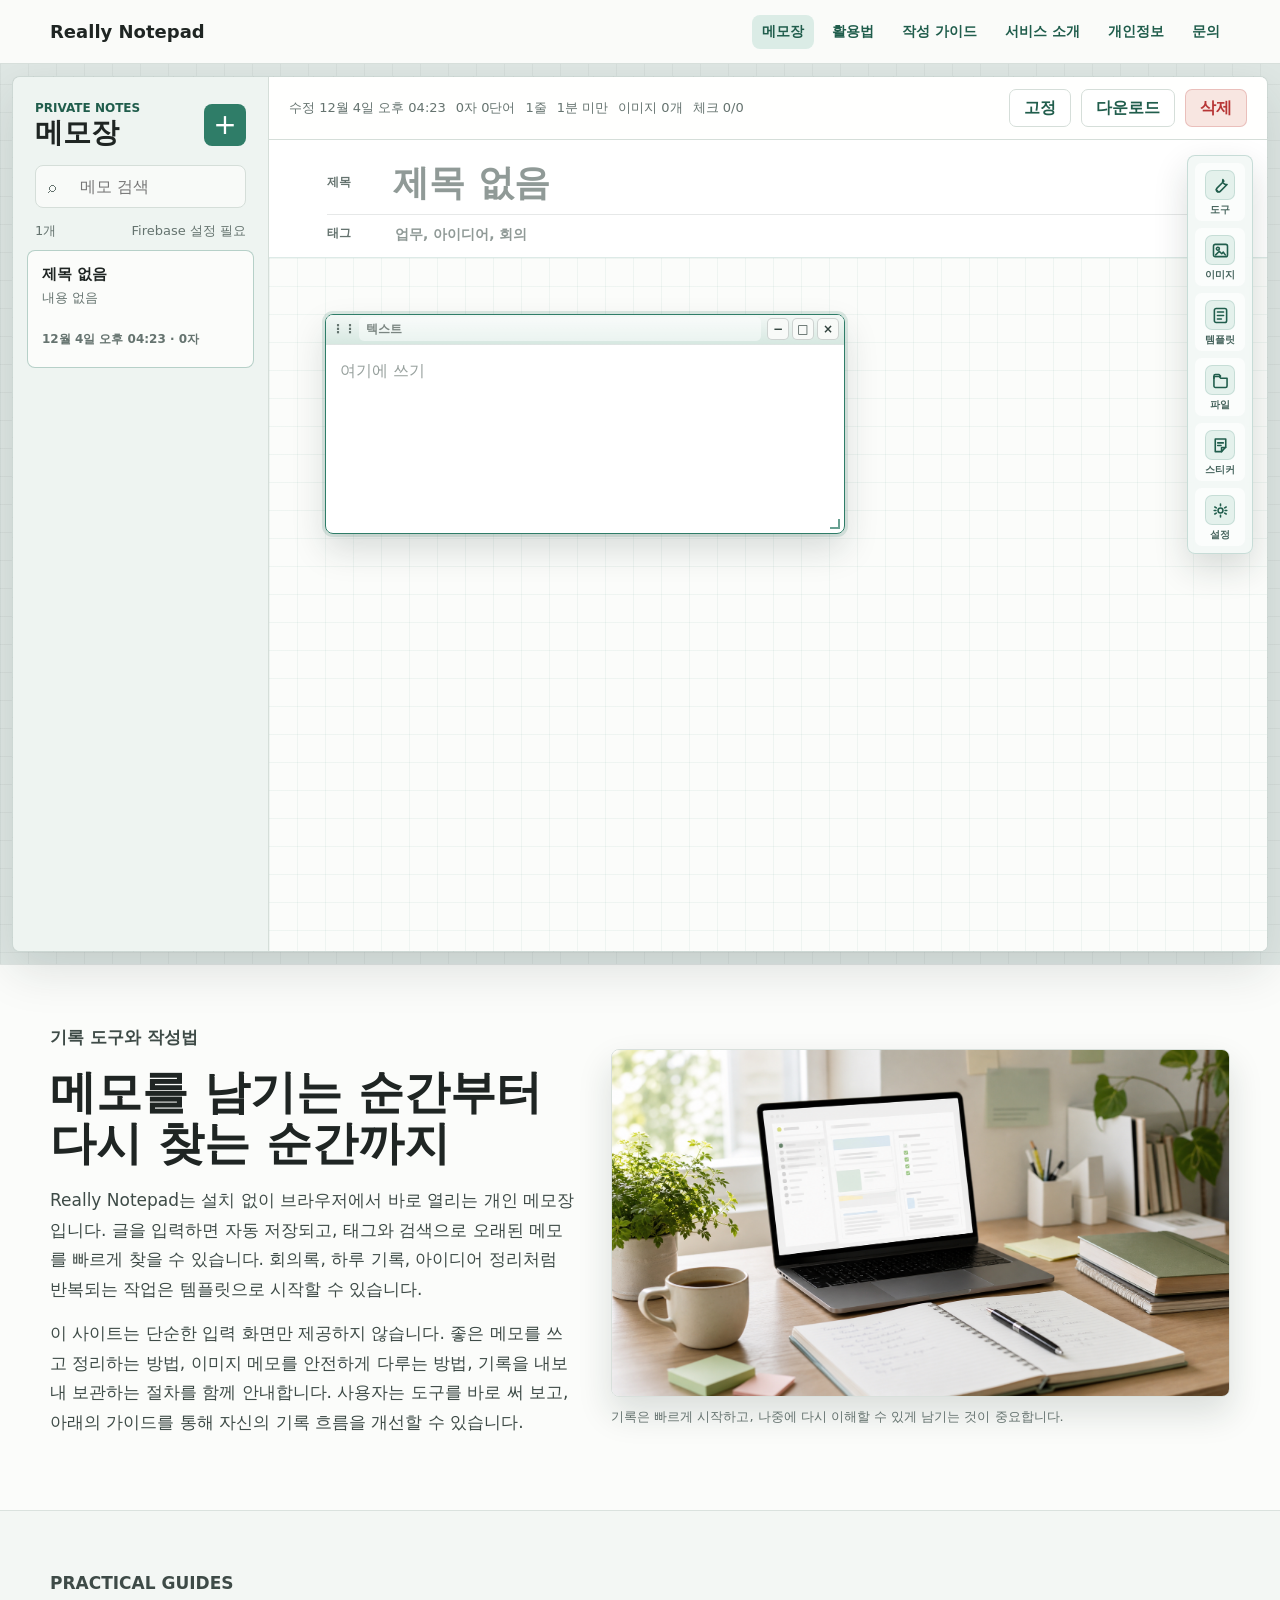
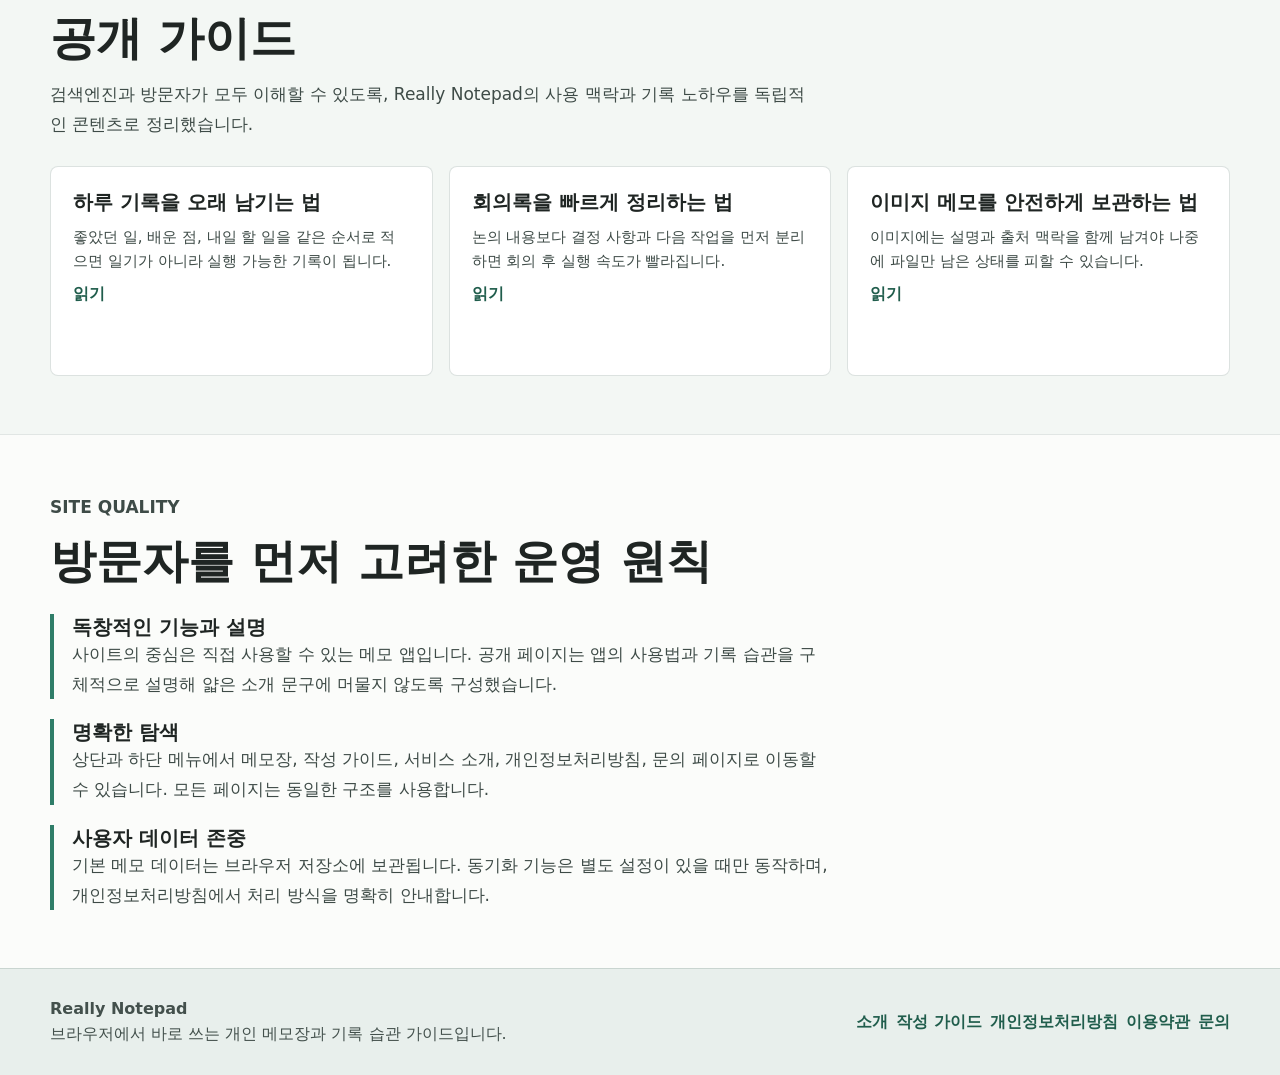
<file: index.html>
<!DOCTYPE html>
<html lang="ko">
<head>
  <!-- Google tag (gtag.js) -->
  <script async src="https://www.googletagmanager.com/gtag/js?id=G-3X8C6Y4P5J"></script>
  <script>
    window.dataLayer = window.dataLayer || [];
    function gtag(){dataLayer.push(arguments);}
    gtag('js', new Date());

    gtag('config', 'G-3X8C6Y4P5J');
  </script>
  <meta charset="UTF-8">
  <meta name="viewport" content="width=device-width, initial-scale=1.0">
  <meta name="google-adsense-account" content="ca-pub-6925363929827743">
  <meta name="theme-color" content="#2f7d68">
  <meta name="mobile-web-app-capable" content="yes">
  <meta name="apple-mobile-web-app-title" content="Really Notepad">
  <meta name="apple-mobile-web-app-capable" content="yes">
  <title>Really Notepad | 자동 저장 메모장과 기록 가이드</title>
  <meta name="description" content="Really Notepad는 브라우저에서 바로 쓰는 자동 저장 메모장입니다. 태그, 이미지 메모, 체크리스트, 템플릿과 함께 기록을 오래 유지하는 방법을 제공합니다.">
  <link rel="canonical" href="https://robgib0101.github.io/note725/">
  <link rel="manifest" href="manifest.webmanifest">
  <meta property="og:type" content="website">
  <meta property="og:title" content="Really Notepad | 자동 저장 메모장과 기록 가이드">
  <meta property="og:description" content="Really Notepad는 브라우저에서 바로 쓰는 자동 저장 메모장입니다. 태그, 이미지 메모, 체크리스트, 템플릿과 함께 기록을 오래 유지하는 방법을 제공합니다.">
  <meta property="og:url" content="https://robgib0101.github.io/note725/">
  <meta property="og:image" content="https://robgib0101.github.io/note725/assets/productivity-workspace.png">
  <link rel="stylesheet" href="style.css?v=box-menu-v16">
  <script async src="https://pagead2.googlesyndication.com/pagead/js/adsbygoogle.js?client=ca-pub-6925363929827743"
     crossorigin="anonymous"></script>
  <script type="application/ld+json">{
  "@context": "https://schema.org",
  "@type": "WebApplication",
  "name": "Really Notepad",
  "applicationCategory": "ProductivityApplication",
  "operatingSystem": "Any",
  "url": "https://robgib0101.github.io/note725/",
  "inLanguage": "ko-KR",
  "description": "자동 저장, 태그, 이미지 블록, 체크리스트, 템플릿을 제공하는 브라우저 기반 메모장입니다.",
  "offers": {
    "@type": "Offer",
    "price": "0",
    "priceCurrency": "KRW"
  }
}</script>
</head>
<body class="app-page">
  <a class="skip-link" href="#appShell">메모장으로 건너뛰기</a>
  <header class="site-header">
    <a class="site-brand" href="index.html" aria-label="Really Notepad 홈">Really Notepad</a>
    <nav class="site-nav" aria-label="주요 메뉴">
      <a href="index.html#appShell" aria-current="page">메모장</a>
      <a href="index.html#guides">활용법</a>
      <a href="guide.html">작성 가이드</a>
      <a href="about.html">서비스 소개</a>
      <a href="privacy.html">개인정보</a>
      <a href="contact.html">문의</a>
    </nav>
  </header>

  <section class="app-shell" id="appShell" aria-label="자동 저장 메모장">
    <aside class="sidebar" aria-label="메모 목록">
      <header class="sidebar-header">
        <div>
          <p class="eyebrow">Private notes</p>
          <h1>메모장</h1>
        </div>
        <button class="icon-button" id="newNoteButton" type="button" aria-label="새 메모 만들기" title="새 메모">
          <span aria-hidden="true">+</span>
        </button>
      </header>

      <label class="search-wrap" for="searchInput">
        <span aria-hidden="true">⌕</span>
        <input id="searchInput" type="search" placeholder="메모 검색">
      </label>

      <div class="note-stats" aria-live="polite">
        <span id="noteCount">0개</span>
        <span id="saveStatus">저장됨</span>
      </div>

      <nav class="note-list" id="noteList" aria-label="저장된 메모"></nav>
    </aside>

    <section class="editor" aria-label="메모 편집기">
      <section class="editor-toolbar" aria-label="메모 작업">
        <div class="current-meta">
          <span id="currentDate">오늘</span>
          <span id="wordCount">0자</span>
          <span id="lineCount">0줄</span>
          <span id="readTime">1분 미만</span>
          <span id="imageCount">이미지 0개</span>
          <span id="checklistStatus">체크 0/0</span>
        </div>
        <div class="toolbar-actions">
          <button id="pinButton" class="tool-button" type="button">고정</button>
          <button id="downloadButton" class="tool-button" type="button">다운로드</button>
          <button id="deleteButton" class="danger-button" type="button">삭제</button>
        </div>
      </section>

      <div class="editor-workspace" id="editorWorkspace">
        <section class="note-paper" aria-label="메모 작성 영역">
          <div class="note-paper-header">
            <label class="note-title-field" for="titleInput">
              <span class="note-field-label">제목</span>
              <input id="titleInput" class="title-input" type="text" maxlength="80" placeholder="제목 없음">
            </label>

            <label class="tag-wrap" for="tagInput">
              <span class="note-field-label">태그</span>
              <input id="tagInput" type="text" placeholder="업무, 아이디어, 회의">
            </label>
          </div>

          <section class="memo-canvas-wrap" aria-label="자유 메모 보드 영역">
            <div id="memoCanvas" class="memo-canvas" aria-label="텍스트와 이미지를 자유롭게 배치하는 메모 보드"></div>
            <label class="visually-hidden" for="contentInput">메모 내용 백업</label>
            <textarea id="contentInput" class="content-input content-backing" aria-hidden="true" tabindex="-1"></textarea>
          </section>

          <div id="canvasContextMenu" class="canvas-context-menu" hidden></div>
        </section>

        <section id="writingTools" class="writing-tools" aria-label="작성 도구" data-panel-state="closed" hidden>
          <div class="tool-panel-titlebar" id="toolPanelTitlebar">
            <span class="tool-panel-title">작성 도구</span>
            <span class="tool-panel-hint">드래그</span>
            <span class="tool-panel-controls">
              <button id="toolPanelFloatButton" class="tool-panel-control" type="button" title="창으로 띄우기" aria-label="창으로 띄우기">↗</button>
              <button id="toolPanelMinimizeButton" class="tool-panel-control" type="button" title="최소화" aria-label="최소화">−</button>
              <button id="toolPanelCloseButton" class="tool-panel-control tool-panel-control-close" type="button" title="닫기" aria-label="닫기">×</button>
            </span>
          </div>
          <div class="tool-section">
            <span class="tool-section-title">서식</span>
            <div class="tool-grid tool-grid-format">
              <button class="format-button" type="button" data-action="heading" title="제목 삽입">H</button>
              <button class="format-button" type="button" data-action="bold" title="굵게">B</button>
              <button class="format-button" type="button" data-action="bullet" title="글머리 목록">•</button>
              <button class="format-button" type="button" data-action="numbered" title="번호 목록">1.</button>
              <button class="format-button" type="button" data-action="check" title="체크리스트">☐</button>
              <button class="format-button" type="button" data-action="quote" title="인용">“</button>
            </div>
          </div>

          <div class="tool-section">
            <span class="tool-section-title">삽입</span>
            <div class="tool-grid tool-grid-insert">
              <button id="addTextButton" class="format-button format-button-wide" type="button" title="텍스트 블록 추가">텍스트</button>
              <button class="format-button" type="button" data-action="date" title="날짜 삽입">날짜</button>
              <button id="importTextButton" class="format-button format-button-wide" type="button" title="텍스트 파일 불러오기">TXT</button>
              <input id="textInput" class="visually-hidden" type="file" accept=".txt,.md,.markdown,text/plain,text/markdown">
            </div>
          </div>

          <div class="tool-section">
            <span class="tool-section-title">이미지</span>
            <label class="template-wrap" for="imageLayoutSelect">
              <span>배치</span>
              <select id="imageLayoutSelect">
                <option value="inline">본문형</option>
                <option value="caption">캡션형</option>
                <option value="side">좌우 메모형</option>
                <option value="cover">커버형</option>
                <option value="gallery">갤러리형</option>
              </select>
            </label>
            <label class="template-wrap" for="imageStyleSelect">
              <span>스타일</span>
              <select id="imageStyleSelect">
                <option value="clean">깔끔</option>
                <option value="paper">종이</option>
                <option value="marker">마커</option>
                <option value="shadow">그림자</option>
              </select>
            </label>
            <button id="addImageButton" class="tool-button" type="button">이미지 추가</button>
            <input id="imageInput" class="visually-hidden" type="file" accept="image/*" multiple>
          </div>

          <div class="tool-section">
            <span class="tool-section-title">템플릿</span>
            <label class="template-wrap template-wrap-compact" for="templateSelect">
              <span>종류</span>
              <select id="templateSelect">
                <option value="">선택</option>
                <option value="daily">오늘 기록</option>
                <option value="meeting">회의록</option>
                <option value="idea">아이디어</option>
                <option value="tasks">작업 목록</option>
              </select>
            </label>
          </div>
        </section>
      </div>
    </section>
    <aside class="app-launcher" aria-label="보조 앱 런처">
      <button class="app-icon" type="button" data-open-app="tools" data-tooltip="도구 패널" title="도구 패널" aria-label="도구 패널">
        <span class="app-icon-glyph" aria-hidden="true">
          <svg viewBox="0 0 24 24" role="img">
            <path d="M14.7 5.3a4.2 4.2 0 0 0 4.8 5.6l-7.8 7.8a2.6 2.6 0 1 1-3.7-3.7l7.8-7.8a4.3 4.3 0 0 0-1.1-1.9Z"/>
            <path d="m7.2 16.8 2 2"/>
          </svg>
        </span>
        <span class="app-icon-label">도구</span>
      </button>
      <button class="app-icon" type="button" data-open-app="images" data-tooltip="이미지 보관함" title="이미지 보관함" aria-label="이미지 보관함">
        <span class="app-icon-glyph" aria-hidden="true">
          <svg viewBox="0 0 24 24" role="img">
            <rect x="4" y="5" width="16" height="14" rx="2"/>
            <circle cx="9" cy="10" r="1.7"/>
            <path d="m6.5 17 4.1-4.1 2.8 2.8 1.8-1.8 2.3 3.1"/>
          </svg>
        </span>
        <span class="app-icon-label">이미지</span>
      </button>
      <button class="app-icon" type="button" data-open-app="templates" data-tooltip="템플릿" title="템플릿" aria-label="템플릿">
        <span class="app-icon-glyph" aria-hidden="true">
          <svg viewBox="0 0 24 24" role="img">
            <rect x="5" y="4" width="14" height="16" rx="2"/>
            <path d="M8.5 8h7M8.5 12h7M8.5 16H13"/>
          </svg>
        </span>
        <span class="app-icon-label">템플릿</span>
      </button>
      <button class="app-icon" type="button" data-open-app="files" data-tooltip="파일" title="파일" aria-label="파일">
        <span class="app-icon-glyph" aria-hidden="true">
          <svg viewBox="0 0 24 24" role="img">
            <path d="M4.5 7.5h6l1.8 2h7.2v8.8a1.7 1.7 0 0 1-1.7 1.7H6.2a1.7 1.7 0 0 1-1.7-1.7Z"/>
            <path d="M4.5 9.5V6.8c0-.9.7-1.6 1.6-1.6h4.2l1.7 1.8"/>
          </svg>
        </span>
        <span class="app-icon-label">파일</span>
      </button>
      <button class="app-icon" type="button" data-open-app="stickers" data-tooltip="스티커" title="스티커" aria-label="스티커">
        <span class="app-icon-glyph" aria-hidden="true">
          <svg viewBox="0 0 24 24" role="img">
            <path d="M6 4.5h12v9.2L13.2 19H6Z"/>
            <path d="M13.2 19v-4.7H18"/>
            <path d="M8.8 9h6.4M8.8 12h3.8"/>
          </svg>
        </span>
        <span class="app-icon-label">스티커</span>
      </button>
      <button class="app-icon" type="button" data-open-app="settings" data-tooltip="설정" title="설정" aria-label="설정">
        <span class="app-icon-glyph" aria-hidden="true">
          <svg viewBox="0 0 24 24" role="img">
            <circle cx="12" cy="12" r="2.8"/>
            <path d="M12 4.5v2M12 17.5v2M5.5 8l1.7 1M16.8 15l1.7 1M18.5 8l-1.7 1M7.2 15l-1.7 1M4.8 12h2M17.2 12h2"/>
          </svg>
        </span>
        <span class="app-icon-label">설정</span>
      </button>
    </aside>
    <div class="mini-window-layer" id="miniWindowLayer" aria-live="polite"></div>
  </section>

  <main id="content" class="site-content">
    <section class="content-band intro-band" aria-labelledby="serviceTitle">
      <div class="content-grid">
        <div>
          <p class="section-kicker">기록 도구와 작성법</p>
          <h2 id="serviceTitle">메모를 남기는 순간부터 다시 찾는 순간까지</h2>
          <p>Really Notepad는 설치 없이 브라우저에서 바로 열리는 개인 메모장입니다. 글을 입력하면 자동 저장되고, 태그와 검색으로 오래된 메모를 빠르게 찾을 수 있습니다. 회의록, 하루 기록, 아이디어 정리처럼 반복되는 작업은 템플릿으로 시작할 수 있습니다.</p>
          <p>이 사이트는 단순한 입력 화면만 제공하지 않습니다. 좋은 메모를 쓰고 정리하는 방법, 이미지 메모를 안전하게 다루는 방법, 기록을 내보내 보관하는 절차를 함께 안내합니다. 사용자는 도구를 바로 써 보고, 아래의 가이드를 통해 자신의 기록 흐름을 개선할 수 있습니다.</p>
        </div>
        <figure class="feature-image">
          <img src="assets/productivity-workspace.png" alt="노트북과 종이 노트가 놓인 밝은 메모 작업 공간" width="1536" height="864" loading="lazy">
          <figcaption>기록은 빠르게 시작하고, 나중에 다시 이해할 수 있게 남기는 것이 중요합니다.</figcaption>
        </figure>
      </div>
    </section>

    <section class="content-band" id="guides" aria-labelledby="guideTitle">
      <div class="section-heading">
        <p class="section-kicker">Practical guides</p>
        <h2 id="guideTitle">공개 가이드</h2>
        <p>검색엔진과 방문자가 모두 이해할 수 있도록, Really Notepad의 사용 맥락과 기록 노하우를 독립적인 콘텐츠로 정리했습니다.</p>
      </div>
      <div class="guide-grid">
        <article class="guide-card">
          <h3>하루 기록을 오래 남기는 법</h3>
          <p>좋았던 일, 배운 점, 내일 할 일을 같은 순서로 적으면 일기가 아니라 실행 가능한 기록이 됩니다.</p>
          <a href="guide.html#daily-notes">읽기</a>
        </article>
        <article class="guide-card">
          <h3>회의록을 빠르게 정리하는 법</h3>
          <p>논의 내용보다 결정 사항과 다음 작업을 먼저 분리하면 회의 후 실행 속도가 빨라집니다.</p>
          <a href="guide.html#meeting-notes">읽기</a>
        </article>
        <article class="guide-card">
          <h3>이미지 메모를 안전하게 보관하는 법</h3>
          <p>이미지에는 설명과 출처 맥락을 함께 남겨야 나중에 파일만 남은 상태를 피할 수 있습니다.</p>
          <a href="guide.html#image-notes">읽기</a>
        </article>
      </div>
    </section>

    <section class="content-band principles" aria-labelledby="qualityTitle">
      <div class="section-heading">
        <p class="section-kicker">Site quality</p>
        <h2 id="qualityTitle">방문자를 먼저 고려한 운영 원칙</h2>
      </div>
      <div class="principle-list">
        <article>
          <h3>독창적인 기능과 설명</h3>
          <p>사이트의 중심은 직접 사용할 수 있는 메모 앱입니다. 공개 페이지는 앱의 사용법과 기록 습관을 구체적으로 설명해 얇은 소개 문구에 머물지 않도록 구성했습니다.</p>
        </article>
        <article>
          <h3>명확한 탐색</h3>
          <p>상단과 하단 메뉴에서 메모장, 작성 가이드, 서비스 소개, 개인정보처리방침, 문의 페이지로 이동할 수 있습니다. 모든 페이지는 동일한 구조를 사용합니다.</p>
        </article>
        <article>
          <h3>사용자 데이터 존중</h3>
          <p>기본 메모 데이터는 브라우저 저장소에 보관됩니다. 동기화 기능은 별도 설정이 있을 때만 동작하며, 개인정보처리방침에서 처리 방식을 명확히 안내합니다.</p>
        </article>
      </div>
    </section>
  </main>

  <template id="noteItemTemplate">
    <button class="note-item" type="button">
      <span class="note-item-title"></span>
      <span class="note-item-preview"></span>
      <span class="note-item-tags"></span>
      <span class="note-item-meta"></span>
    </button>
  </template>

  <footer class="site-footer">
    <div>
      <strong>Really Notepad</strong>
      <p>브라우저에서 바로 쓰는 개인 메모장과 기록 습관 가이드입니다.</p>
    </div>
    <nav aria-label="하단 메뉴">
      <a href="about.html">소개</a>
      <a href="guide.html">작성 가이드</a>
      <a href="privacy.html">개인정보처리방침</a>
      <a href="terms.html">이용약관</a>
      <a href="contact.html">문의</a>
    </nav>
  </footer>
  <script>
    if ("serviceWorker" in navigator) {
      window.addEventListener("load", () => {
        navigator.serviceWorker.register("sw.js?v=box-menu-v16", { scope: "./" }).catch(() => {});
      });
    }
  </script>
  <script type="module" src="main.js?v=box-menu-v16"></script>
</body>
</html>
</file>
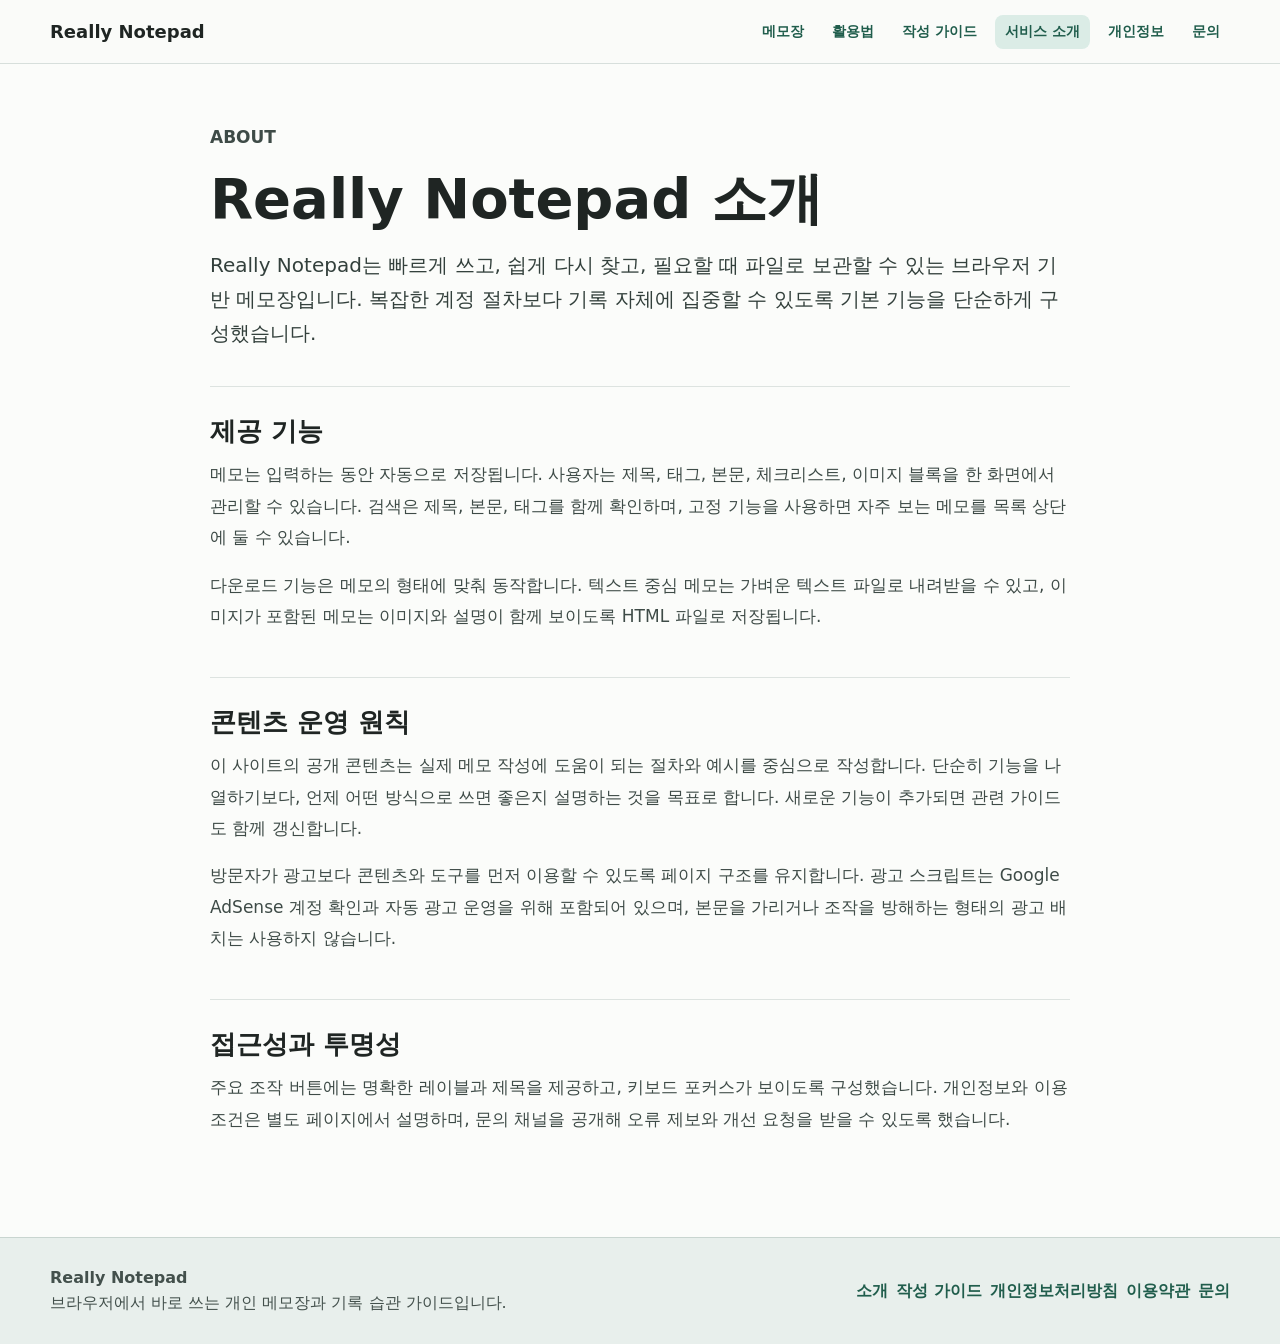
<file: about.html>
<!DOCTYPE html>
<html lang="ko">
<head>
  <!-- Google tag (gtag.js) -->
  <script async src="https://www.googletagmanager.com/gtag/js?id=G-3X8C6Y4P5J"></script>
  <script>
    window.dataLayer = window.dataLayer || [];
    function gtag(){dataLayer.push(arguments);}
    gtag('js', new Date());

    gtag('config', 'G-3X8C6Y4P5J');
  </script>
  <meta charset="UTF-8">
  <meta name="viewport" content="width=device-width, initial-scale=1.0">
  <meta name="google-adsense-account" content="ca-pub-6925363929827743">
  <title>서비스 소개 | Really Notepad</title>
  <meta name="description" content="Really Notepad의 기능, 운영 원칙, 콘텐츠 작성 기준을 설명합니다.">
  <link rel="canonical" href="https://robgib0101.github.io/note725/about.html">
  <meta property="og:type" content="website">
  <meta property="og:title" content="서비스 소개 | Really Notepad">
  <meta property="og:description" content="Really Notepad의 기능, 운영 원칙, 콘텐츠 작성 기준을 설명합니다.">
  <meta property="og:url" content="https://robgib0101.github.io/note725/about.html">
  <meta property="og:image" content="https://robgib0101.github.io/note725/assets/productivity-workspace.png">
  <link rel="stylesheet" href="style.css">
  <script async src="https://pagead2.googlesyndication.com/pagead/js/adsbygoogle.js?client=ca-pub-6925363929827743"
     crossorigin="anonymous"></script>
  
</head>
<body class="info-page">
  <a class="skip-link" href="#content">본문으로 건너뛰기</a>
  <header class="site-header">
    <a class="site-brand" href="index.html" aria-label="Really Notepad 홈">Really Notepad</a>
    <nav class="site-nav" aria-label="주요 메뉴">
      <a href="index.html#appShell">메모장</a>
      <a href="index.html#guides">활용법</a>
      <a href="guide.html">작성 가이드</a>
      <a href="about.html" aria-current="page">서비스 소개</a>
      <a href="privacy.html">개인정보</a>
      <a href="contact.html">문의</a>
    </nav>
  </header>
  <main id="content" class="article-shell">
    <article class="article-content">
      <p class="section-kicker">About</p>
      <h1>Really Notepad 소개</h1>
      <p class="lead">Really Notepad는 빠르게 쓰고, 쉽게 다시 찾고, 필요할 때 파일로 보관할 수 있는 브라우저 기반 메모장입니다. 복잡한 계정 절차보다 기록 자체에 집중할 수 있도록 기본 기능을 단순하게 구성했습니다.</p>

      <section>
        <h2>제공 기능</h2>
        <p>메모는 입력하는 동안 자동으로 저장됩니다. 사용자는 제목, 태그, 본문, 체크리스트, 이미지 블록을 한 화면에서 관리할 수 있습니다. 검색은 제목, 본문, 태그를 함께 확인하며, 고정 기능을 사용하면 자주 보는 메모를 목록 상단에 둘 수 있습니다.</p>
        <p>다운로드 기능은 메모의 형태에 맞춰 동작합니다. 텍스트 중심 메모는 가벼운 텍스트 파일로 내려받을 수 있고, 이미지가 포함된 메모는 이미지와 설명이 함께 보이도록 HTML 파일로 저장됩니다.</p>
      </section>

      <section>
        <h2>콘텐츠 운영 원칙</h2>
        <p>이 사이트의 공개 콘텐츠는 실제 메모 작성에 도움이 되는 절차와 예시를 중심으로 작성합니다. 단순히 기능을 나열하기보다, 언제 어떤 방식으로 쓰면 좋은지 설명하는 것을 목표로 합니다. 새로운 기능이 추가되면 관련 가이드도 함께 갱신합니다.</p>
        <p>방문자가 광고보다 콘텐츠와 도구를 먼저 이용할 수 있도록 페이지 구조를 유지합니다. 광고 스크립트는 Google AdSense 계정 확인과 자동 광고 운영을 위해 포함되어 있으며, 본문을 가리거나 조작을 방해하는 형태의 광고 배치는 사용하지 않습니다.</p>
      </section>

      <section>
        <h2>접근성과 투명성</h2>
        <p>주요 조작 버튼에는 명확한 레이블과 제목을 제공하고, 키보드 포커스가 보이도록 구성했습니다. 개인정보와 이용 조건은 별도 페이지에서 설명하며, 문의 채널을 공개해 오류 제보와 개선 요청을 받을 수 있도록 했습니다.</p>
      </section>
    </article>
  </main>
  <footer class="site-footer">
    <div>
      <strong>Really Notepad</strong>
      <p>브라우저에서 바로 쓰는 개인 메모장과 기록 습관 가이드입니다.</p>
    </div>
    <nav aria-label="하단 메뉴">
      <a href="about.html">소개</a>
      <a href="guide.html">작성 가이드</a>
      <a href="privacy.html">개인정보처리방침</a>
      <a href="terms.html">이용약관</a>
      <a href="contact.html">문의</a>
    </nav>
  </footer>
</body>
</html>
</file>
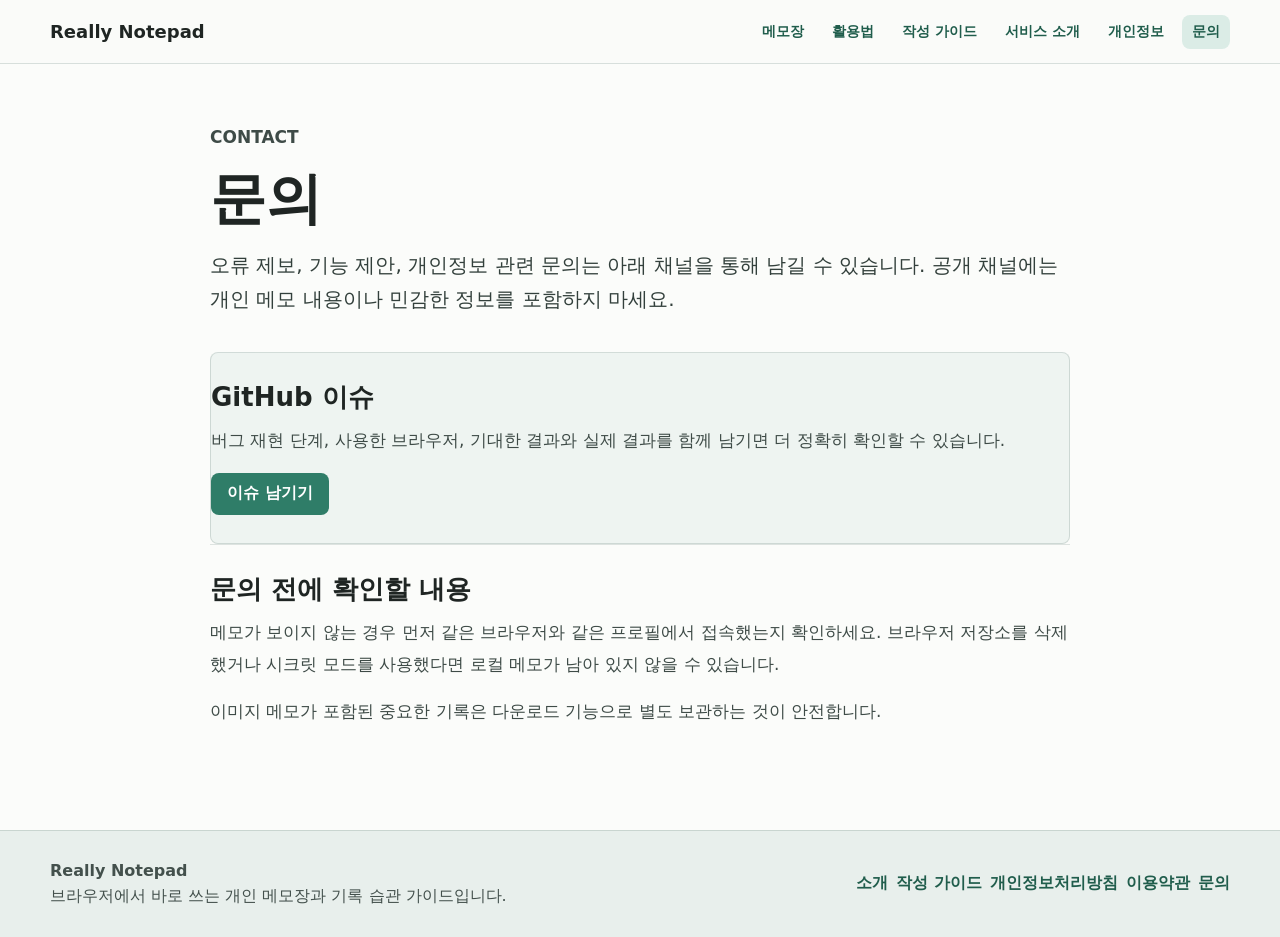
<file: contact.html>
<!DOCTYPE html>
<html lang="ko">
<head>
  <!-- Google tag (gtag.js) -->
  <script async src="https://www.googletagmanager.com/gtag/js?id=G-3X8C6Y4P5J"></script>
  <script>
    window.dataLayer = window.dataLayer || [];
    function gtag(){dataLayer.push(arguments);}
    gtag('js', new Date());

    gtag('config', 'G-3X8C6Y4P5J');
  </script>
  <meta charset="UTF-8">
  <meta name="viewport" content="width=device-width, initial-scale=1.0">
  <meta name="google-adsense-account" content="ca-pub-6925363929827743">
  <title>문의 | Really Notepad</title>
  <meta name="description" content="Really Notepad 오류 제보, 개선 요청, 개인정보 관련 문의 방법을 안내합니다.">
  <link rel="canonical" href="https://robgib0101.github.io/note725/contact.html">
  <meta property="og:type" content="website">
  <meta property="og:title" content="문의 | Really Notepad">
  <meta property="og:description" content="Really Notepad 오류 제보, 개선 요청, 개인정보 관련 문의 방법을 안내합니다.">
  <meta property="og:url" content="https://robgib0101.github.io/note725/contact.html">
  <meta property="og:image" content="https://robgib0101.github.io/note725/assets/productivity-workspace.png">
  <link rel="stylesheet" href="style.css">
  <script async src="https://pagead2.googlesyndication.com/pagead/js/adsbygoogle.js?client=ca-pub-6925363929827743"
     crossorigin="anonymous"></script>
  
</head>
<body class="info-page">
  <a class="skip-link" href="#content">본문으로 건너뛰기</a>
  <header class="site-header">
    <a class="site-brand" href="index.html" aria-label="Really Notepad 홈">Really Notepad</a>
    <nav class="site-nav" aria-label="주요 메뉴">
      <a href="index.html#appShell">메모장</a>
      <a href="index.html#guides">활용법</a>
      <a href="guide.html">작성 가이드</a>
      <a href="about.html">서비스 소개</a>
      <a href="privacy.html">개인정보</a>
      <a href="contact.html" aria-current="page">문의</a>
    </nav>
  </header>
  <main id="content" class="article-shell">
    <article class="article-content">
      <p class="section-kicker">Contact</p>
      <h1>문의</h1>
      <p class="lead">오류 제보, 기능 제안, 개인정보 관련 문의는 아래 채널을 통해 남길 수 있습니다. 공개 채널에는 개인 메모 내용이나 민감한 정보를 포함하지 마세요.</p>

      <section class="contact-panel">
        <h2>GitHub 이슈</h2>
        <p>버그 재현 단계, 사용한 브라우저, 기대한 결과와 실제 결과를 함께 남기면 더 정확히 확인할 수 있습니다.</p>
        <a class="text-button" href="https://github.com/Robgib0101/note725/issues" rel="noopener">이슈 남기기</a>
      </section>

      <section>
        <h2>문의 전에 확인할 내용</h2>
        <p>메모가 보이지 않는 경우 먼저 같은 브라우저와 같은 프로필에서 접속했는지 확인하세요. 브라우저 저장소를 삭제했거나 시크릿 모드를 사용했다면 로컬 메모가 남아 있지 않을 수 있습니다.</p>
        <p>이미지 메모가 포함된 중요한 기록은 다운로드 기능으로 별도 보관하는 것이 안전합니다.</p>
      </section>
    </article>
  </main>
  <footer class="site-footer">
    <div>
      <strong>Really Notepad</strong>
      <p>브라우저에서 바로 쓰는 개인 메모장과 기록 습관 가이드입니다.</p>
    </div>
    <nav aria-label="하단 메뉴">
      <a href="about.html">소개</a>
      <a href="guide.html">작성 가이드</a>
      <a href="privacy.html">개인정보처리방침</a>
      <a href="terms.html">이용약관</a>
      <a href="contact.html">문의</a>
    </nav>
  </footer>
</body>
</html>
</file>
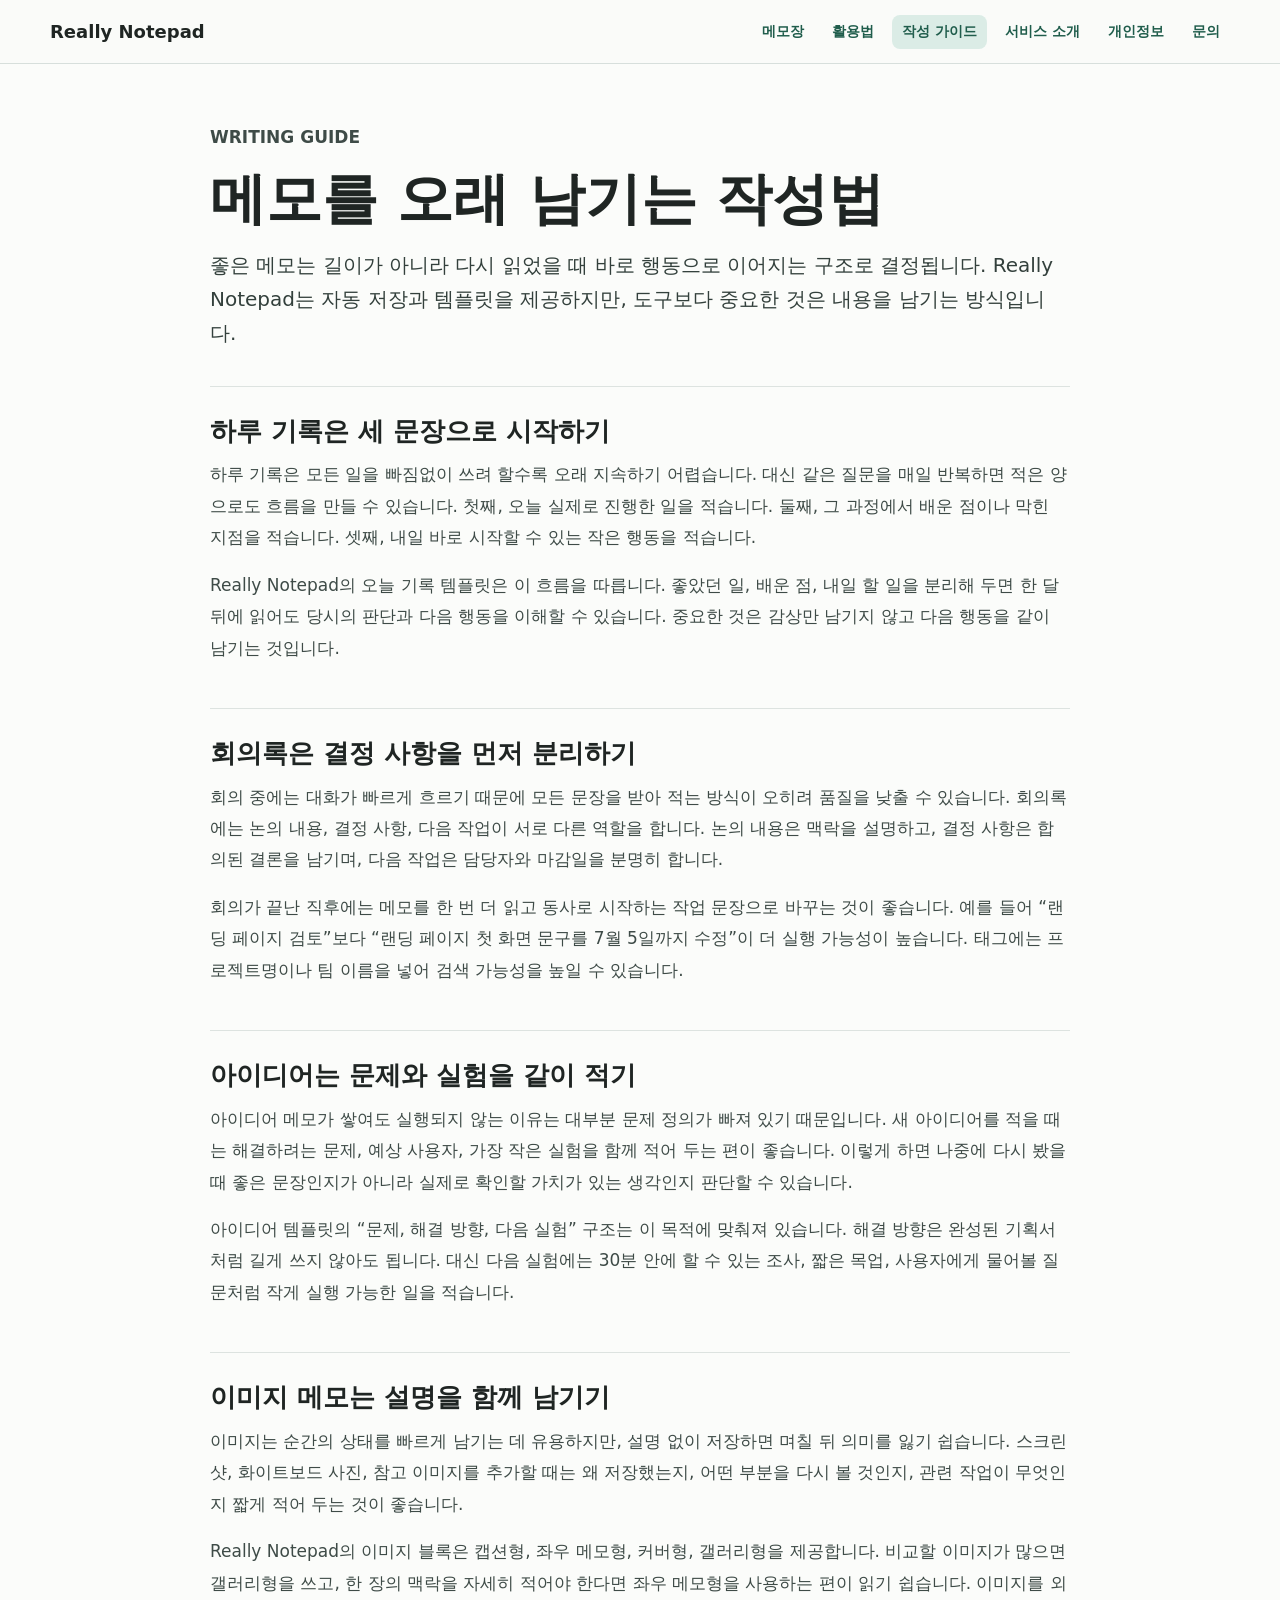
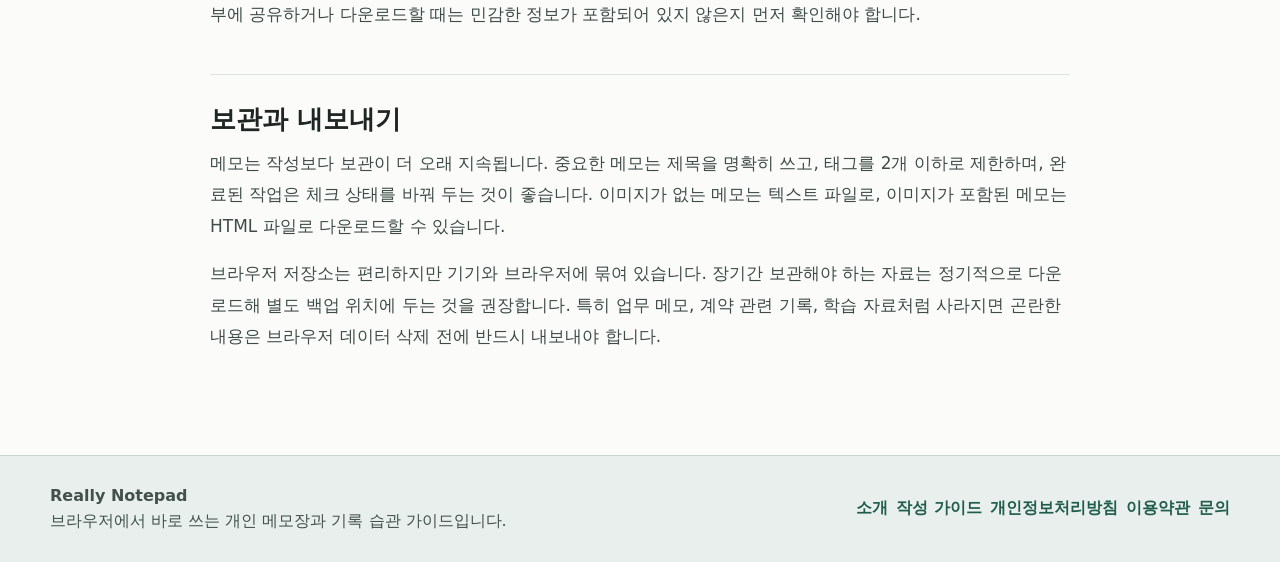
<file: guide.html>
<!DOCTYPE html>
<html lang="ko">
<head>
  <!-- Google tag (gtag.js) -->
  <script async src="https://www.googletagmanager.com/gtag/js?id=G-3X8C6Y4P5J"></script>
  <script>
    window.dataLayer = window.dataLayer || [];
    function gtag(){dataLayer.push(arguments);}
    gtag('js', new Date());

    gtag('config', 'G-3X8C6Y4P5J');
  </script>
  <meta charset="UTF-8">
  <meta name="viewport" content="width=device-width, initial-scale=1.0">
  <meta name="google-adsense-account" content="ca-pub-6925363929827743">
  <title>메모 작성 가이드 | Really Notepad</title>
  <meta name="description" content="하루 기록, 회의록, 아이디어, 이미지 메모를 체계적으로 남기는 방법을 설명하는 Really Notepad 작성 가이드입니다.">
  <link rel="canonical" href="https://robgib0101.github.io/note725/guide.html">
  <meta property="og:type" content="website">
  <meta property="og:title" content="메모 작성 가이드 | Really Notepad">
  <meta property="og:description" content="하루 기록, 회의록, 아이디어, 이미지 메모를 체계적으로 남기는 방법을 설명하는 Really Notepad 작성 가이드입니다.">
  <meta property="og:url" content="https://robgib0101.github.io/note725/guide.html">
  <meta property="og:image" content="https://robgib0101.github.io/note725/assets/productivity-workspace.png">
  <link rel="stylesheet" href="style.css">
  <script async src="https://pagead2.googlesyndication.com/pagead/js/adsbygoogle.js?client=ca-pub-6925363929827743"
     crossorigin="anonymous"></script>
  <script type="application/ld+json">{
  "@context": "https://schema.org",
  "@type": "Article",
  "headline": "메모를 오래 남기는 작성법",
  "author": {
    "@type": "Organization",
    "name": "Really Notepad"
  },
  "publisher": {
    "@type": "Organization",
    "name": "Really Notepad"
  },
  "datePublished": "2026-07-02",
  "dateModified": "2026-07-02",
  "inLanguage": "ko-KR",
  "mainEntityOfPage": "https://robgib0101.github.io/note725/guide.html"
}</script>
</head>
<body class="info-page">
  <a class="skip-link" href="#content">본문으로 건너뛰기</a>
  <header class="site-header">
    <a class="site-brand" href="index.html" aria-label="Really Notepad 홈">Really Notepad</a>
    <nav class="site-nav" aria-label="주요 메뉴">
      <a href="index.html#appShell">메모장</a>
      <a href="index.html#guides">활용법</a>
      <a href="guide.html" aria-current="page">작성 가이드</a>
      <a href="about.html">서비스 소개</a>
      <a href="privacy.html">개인정보</a>
      <a href="contact.html">문의</a>
    </nav>
  </header>
  <main id="content" class="article-shell">
    <article class="article-content">
      <p class="section-kicker">Writing guide</p>
      <h1>메모를 오래 남기는 작성법</h1>
      <p class="lead">좋은 메모는 길이가 아니라 다시 읽었을 때 바로 행동으로 이어지는 구조로 결정됩니다. Really Notepad는 자동 저장과 템플릿을 제공하지만, 도구보다 중요한 것은 내용을 남기는 방식입니다.</p>

      <section id="daily-notes">
        <h2>하루 기록은 세 문장으로 시작하기</h2>
        <p>하루 기록은 모든 일을 빠짐없이 쓰려 할수록 오래 지속하기 어렵습니다. 대신 같은 질문을 매일 반복하면 적은 양으로도 흐름을 만들 수 있습니다. 첫째, 오늘 실제로 진행한 일을 적습니다. 둘째, 그 과정에서 배운 점이나 막힌 지점을 적습니다. 셋째, 내일 바로 시작할 수 있는 작은 행동을 적습니다.</p>
        <p>Really Notepad의 오늘 기록 템플릿은 이 흐름을 따릅니다. 좋았던 일, 배운 점, 내일 할 일을 분리해 두면 한 달 뒤에 읽어도 당시의 판단과 다음 행동을 이해할 수 있습니다. 중요한 것은 감상만 남기지 않고 다음 행동을 같이 남기는 것입니다.</p>
      </section>

      <section id="meeting-notes">
        <h2>회의록은 결정 사항을 먼저 분리하기</h2>
        <p>회의 중에는 대화가 빠르게 흐르기 때문에 모든 문장을 받아 적는 방식이 오히려 품질을 낮출 수 있습니다. 회의록에는 논의 내용, 결정 사항, 다음 작업이 서로 다른 역할을 합니다. 논의 내용은 맥락을 설명하고, 결정 사항은 합의된 결론을 남기며, 다음 작업은 담당자와 마감일을 분명히 합니다.</p>
        <p>회의가 끝난 직후에는 메모를 한 번 더 읽고 동사로 시작하는 작업 문장으로 바꾸는 것이 좋습니다. 예를 들어 “랜딩 페이지 검토”보다 “랜딩 페이지 첫 화면 문구를 7월 5일까지 수정”이 더 실행 가능성이 높습니다. 태그에는 프로젝트명이나 팀 이름을 넣어 검색 가능성을 높일 수 있습니다.</p>
      </section>

      <section id="idea-notes">
        <h2>아이디어는 문제와 실험을 같이 적기</h2>
        <p>아이디어 메모가 쌓여도 실행되지 않는 이유는 대부분 문제 정의가 빠져 있기 때문입니다. 새 아이디어를 적을 때는 해결하려는 문제, 예상 사용자, 가장 작은 실험을 함께 적어 두는 편이 좋습니다. 이렇게 하면 나중에 다시 봤을 때 좋은 문장인지가 아니라 실제로 확인할 가치가 있는 생각인지 판단할 수 있습니다.</p>
        <p>아이디어 템플릿의 “문제, 해결 방향, 다음 실험” 구조는 이 목적에 맞춰져 있습니다. 해결 방향은 완성된 기획서처럼 길게 쓰지 않아도 됩니다. 대신 다음 실험에는 30분 안에 할 수 있는 조사, 짧은 목업, 사용자에게 물어볼 질문처럼 작게 실행 가능한 일을 적습니다.</p>
      </section>

      <section id="image-notes">
        <h2>이미지 메모는 설명을 함께 남기기</h2>
        <p>이미지는 순간의 상태를 빠르게 남기는 데 유용하지만, 설명 없이 저장하면 며칠 뒤 의미를 잃기 쉽습니다. 스크린샷, 화이트보드 사진, 참고 이미지를 추가할 때는 왜 저장했는지, 어떤 부분을 다시 볼 것인지, 관련 작업이 무엇인지 짧게 적어 두는 것이 좋습니다.</p>
        <p>Really Notepad의 이미지 블록은 캡션형, 좌우 메모형, 커버형, 갤러리형을 제공합니다. 비교할 이미지가 많으면 갤러리형을 쓰고, 한 장의 맥락을 자세히 적어야 한다면 좌우 메모형을 사용하는 편이 읽기 쉽습니다. 이미지를 외부에 공유하거나 다운로드할 때는 민감한 정보가 포함되어 있지 않은지 먼저 확인해야 합니다.</p>
      </section>

      <section>
        <h2>보관과 내보내기</h2>
        <p>메모는 작성보다 보관이 더 오래 지속됩니다. 중요한 메모는 제목을 명확히 쓰고, 태그를 2개 이하로 제한하며, 완료된 작업은 체크 상태를 바꿔 두는 것이 좋습니다. 이미지가 없는 메모는 텍스트 파일로, 이미지가 포함된 메모는 HTML 파일로 다운로드할 수 있습니다.</p>
        <p>브라우저 저장소는 편리하지만 기기와 브라우저에 묶여 있습니다. 장기간 보관해야 하는 자료는 정기적으로 다운로드해 별도 백업 위치에 두는 것을 권장합니다. 특히 업무 메모, 계약 관련 기록, 학습 자료처럼 사라지면 곤란한 내용은 브라우저 데이터 삭제 전에 반드시 내보내야 합니다.</p>
      </section>
    </article>
  </main>
  <footer class="site-footer">
    <div>
      <strong>Really Notepad</strong>
      <p>브라우저에서 바로 쓰는 개인 메모장과 기록 습관 가이드입니다.</p>
    </div>
    <nav aria-label="하단 메뉴">
      <a href="about.html">소개</a>
      <a href="guide.html">작성 가이드</a>
      <a href="privacy.html">개인정보처리방침</a>
      <a href="terms.html">이용약관</a>
      <a href="contact.html">문의</a>
    </nav>
  </footer>
</body>
</html>
</file>
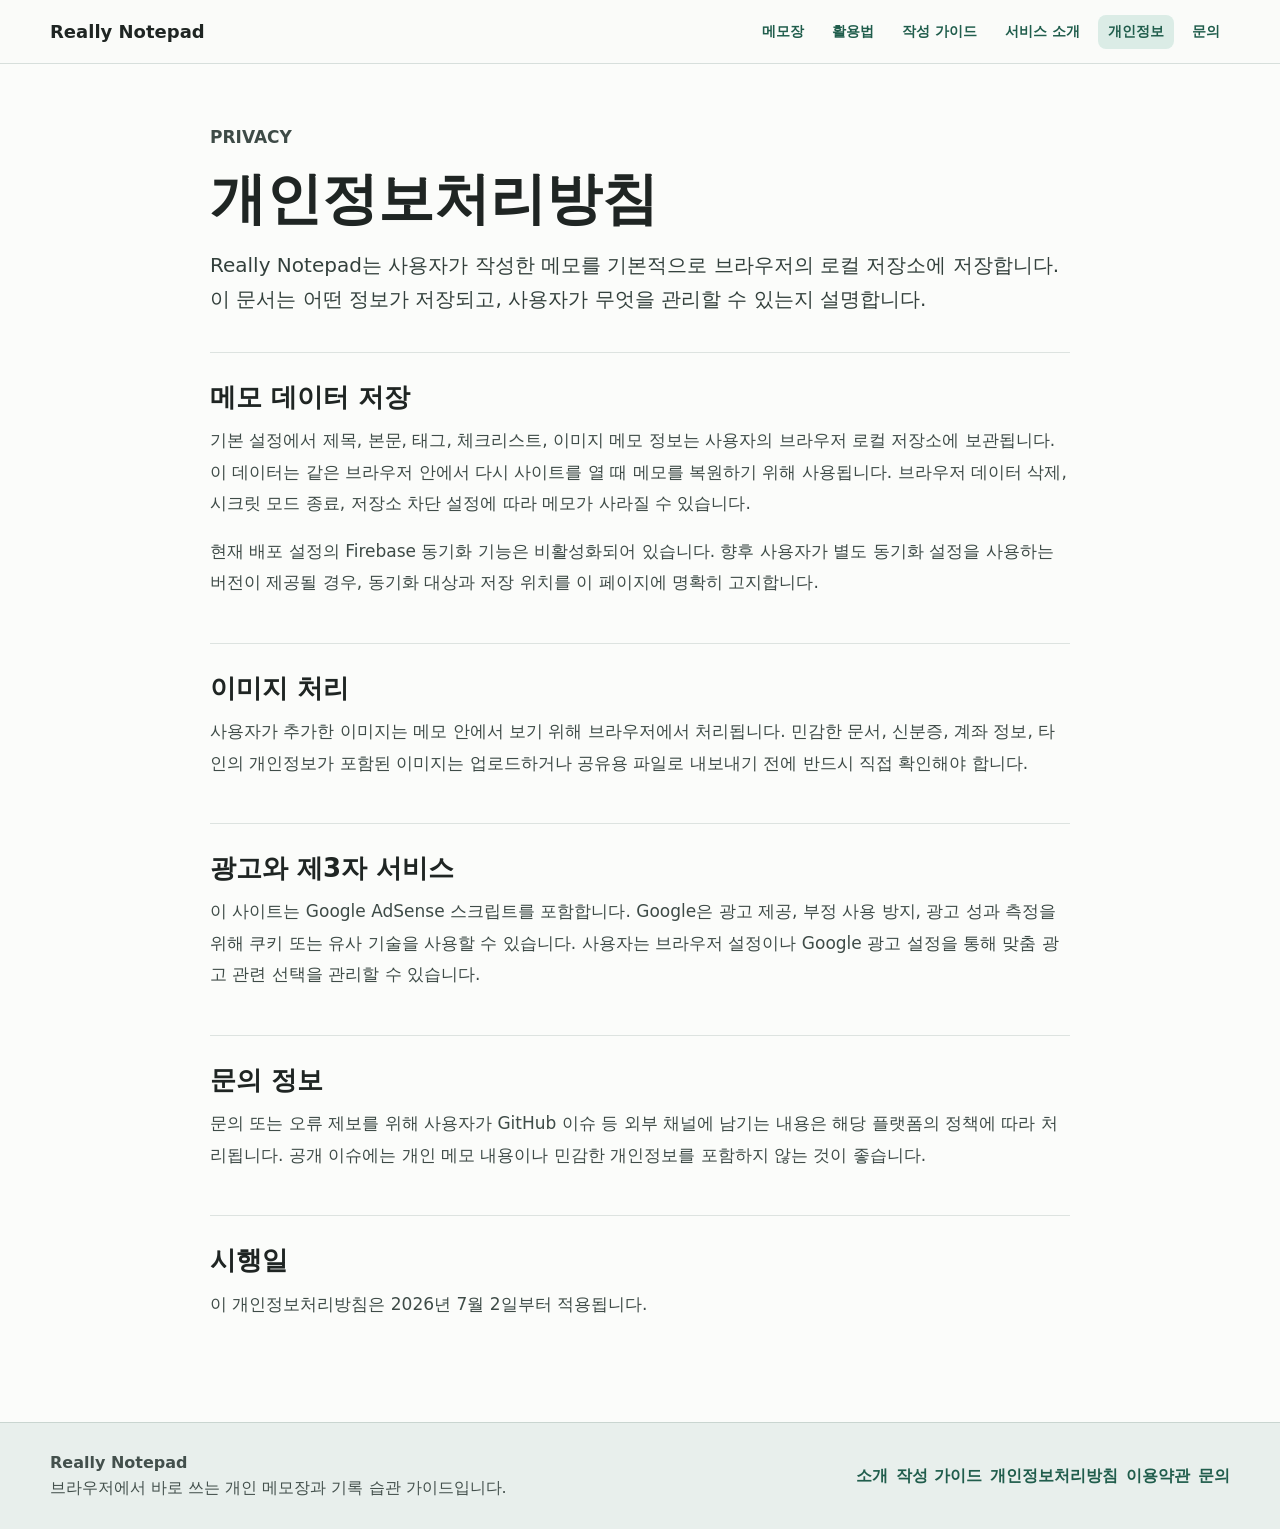
<file: privacy.html>
<!DOCTYPE html>
<html lang="ko">
<head>
  <!-- Google tag (gtag.js) -->
  <script async src="https://www.googletagmanager.com/gtag/js?id=G-3X8C6Y4P5J"></script>
  <script>
    window.dataLayer = window.dataLayer || [];
    function gtag(){dataLayer.push(arguments);}
    gtag('js', new Date());

    gtag('config', 'G-3X8C6Y4P5J');
  </script>
  <meta charset="UTF-8">
  <meta name="viewport" content="width=device-width, initial-scale=1.0">
  <meta name="google-adsense-account" content="ca-pub-6925363929827743">
  <title>개인정보처리방침 | Really Notepad</title>
  <meta name="description" content="Really Notepad의 로컬 저장 방식, 이미지 처리, 광고 및 문의 처리에 관한 개인정보 안내입니다.">
  <link rel="canonical" href="https://robgib0101.github.io/note725/privacy.html">
  <meta property="og:type" content="website">
  <meta property="og:title" content="개인정보처리방침 | Really Notepad">
  <meta property="og:description" content="Really Notepad의 로컬 저장 방식, 이미지 처리, 광고 및 문의 처리에 관한 개인정보 안내입니다.">
  <meta property="og:url" content="https://robgib0101.github.io/note725/privacy.html">
  <meta property="og:image" content="https://robgib0101.github.io/note725/assets/productivity-workspace.png">
  <link rel="stylesheet" href="style.css">
  <script async src="https://pagead2.googlesyndication.com/pagead/js/adsbygoogle.js?client=ca-pub-6925363929827743"
     crossorigin="anonymous"></script>
  
</head>
<body class="info-page">
  <a class="skip-link" href="#content">본문으로 건너뛰기</a>
  <header class="site-header">
    <a class="site-brand" href="index.html" aria-label="Really Notepad 홈">Really Notepad</a>
    <nav class="site-nav" aria-label="주요 메뉴">
      <a href="index.html#appShell">메모장</a>
      <a href="index.html#guides">활용법</a>
      <a href="guide.html">작성 가이드</a>
      <a href="about.html">서비스 소개</a>
      <a href="privacy.html" aria-current="page">개인정보</a>
      <a href="contact.html">문의</a>
    </nav>
  </header>
  <main id="content" class="article-shell">
    <article class="article-content">
      <p class="section-kicker">Privacy</p>
      <h1>개인정보처리방침</h1>
      <p class="lead">Really Notepad는 사용자가 작성한 메모를 기본적으로 브라우저의 로컬 저장소에 저장합니다. 이 문서는 어떤 정보가 저장되고, 사용자가 무엇을 관리할 수 있는지 설명합니다.</p>

      <section>
        <h2>메모 데이터 저장</h2>
        <p>기본 설정에서 제목, 본문, 태그, 체크리스트, 이미지 메모 정보는 사용자의 브라우저 로컬 저장소에 보관됩니다. 이 데이터는 같은 브라우저 안에서 다시 사이트를 열 때 메모를 복원하기 위해 사용됩니다. 브라우저 데이터 삭제, 시크릿 모드 종료, 저장소 차단 설정에 따라 메모가 사라질 수 있습니다.</p>
        <p>현재 배포 설정의 Firebase 동기화 기능은 비활성화되어 있습니다. 향후 사용자가 별도 동기화 설정을 사용하는 버전이 제공될 경우, 동기화 대상과 저장 위치를 이 페이지에 명확히 고지합니다.</p>
      </section>

      <section>
        <h2>이미지 처리</h2>
        <p>사용자가 추가한 이미지는 메모 안에서 보기 위해 브라우저에서 처리됩니다. 민감한 문서, 신분증, 계좌 정보, 타인의 개인정보가 포함된 이미지는 업로드하거나 공유용 파일로 내보내기 전에 반드시 직접 확인해야 합니다.</p>
      </section>

      <section>
        <h2>광고와 제3자 서비스</h2>
        <p>이 사이트는 Google AdSense 스크립트를 포함합니다. Google은 광고 제공, 부정 사용 방지, 광고 성과 측정을 위해 쿠키 또는 유사 기술을 사용할 수 있습니다. 사용자는 브라우저 설정이나 Google 광고 설정을 통해 맞춤 광고 관련 선택을 관리할 수 있습니다.</p>
      </section>

      <section>
        <h2>문의 정보</h2>
        <p>문의 또는 오류 제보를 위해 사용자가 GitHub 이슈 등 외부 채널에 남기는 내용은 해당 플랫폼의 정책에 따라 처리됩니다. 공개 이슈에는 개인 메모 내용이나 민감한 개인정보를 포함하지 않는 것이 좋습니다.</p>
      </section>

      <section>
        <h2>시행일</h2>
        <p>이 개인정보처리방침은 2026년 7월 2일부터 적용됩니다.</p>
      </section>
    </article>
  </main>
  <footer class="site-footer">
    <div>
      <strong>Really Notepad</strong>
      <p>브라우저에서 바로 쓰는 개인 메모장과 기록 습관 가이드입니다.</p>
    </div>
    <nav aria-label="하단 메뉴">
      <a href="about.html">소개</a>
      <a href="guide.html">작성 가이드</a>
      <a href="privacy.html">개인정보처리방침</a>
      <a href="terms.html">이용약관</a>
      <a href="contact.html">문의</a>
    </nav>
  </footer>
</body>
</html>
</file>
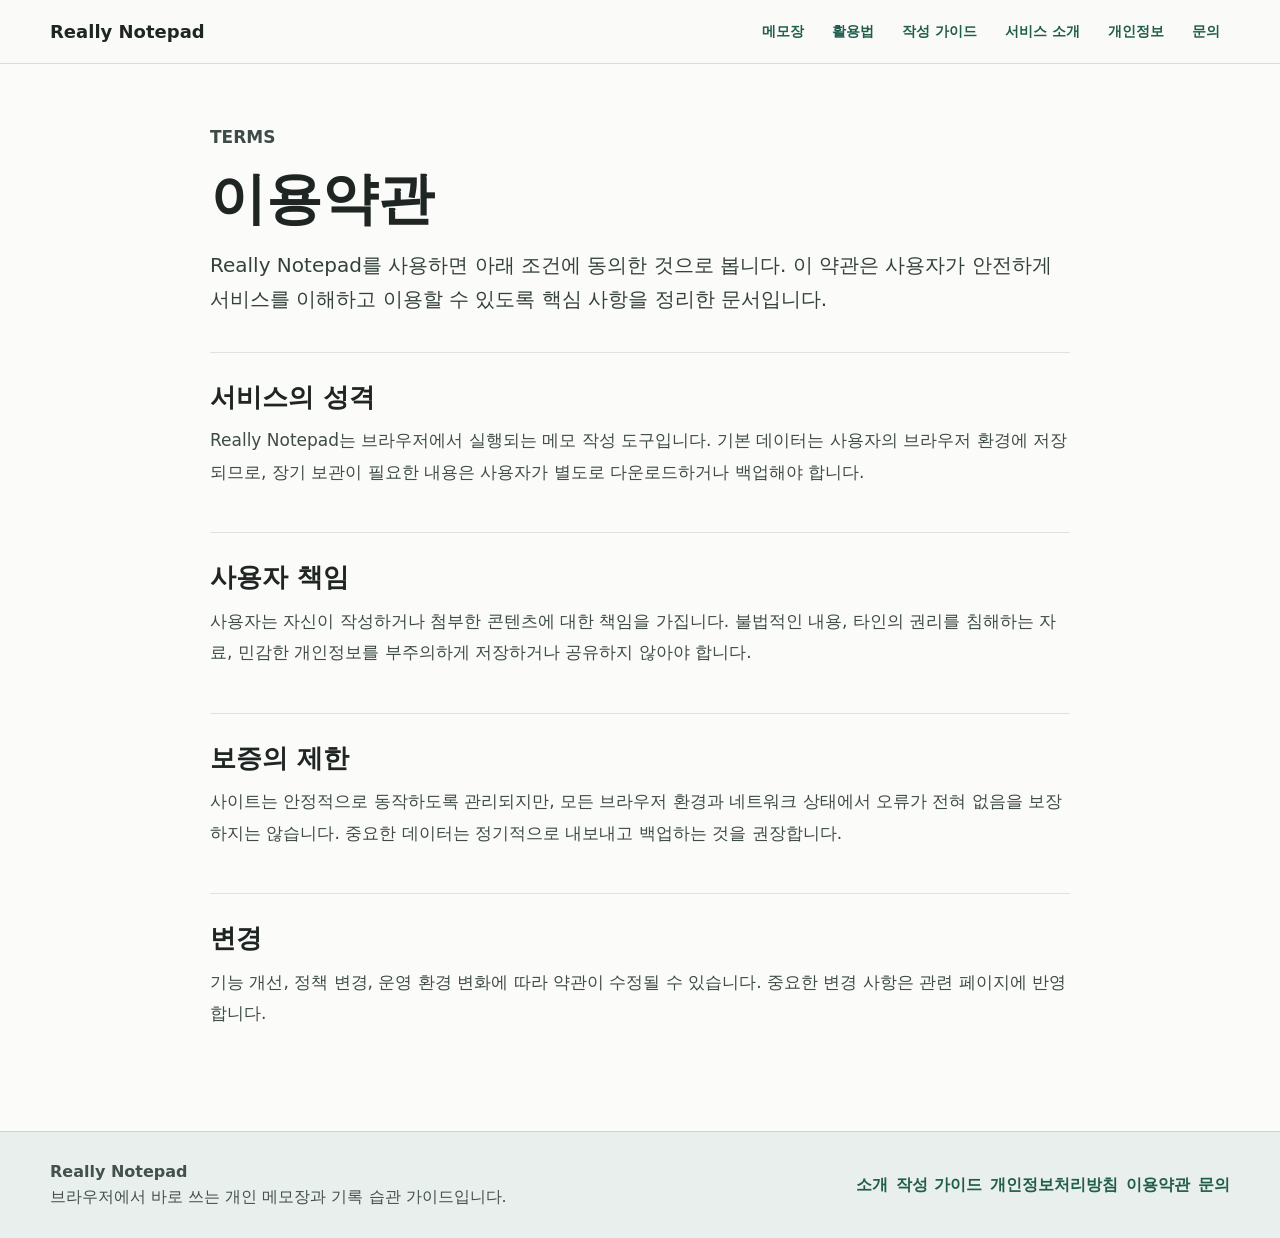
<file: terms.html>
<!DOCTYPE html>
<html lang="ko">
<head>
  <!-- Google tag (gtag.js) -->
  <script async src="https://www.googletagmanager.com/gtag/js?id=G-3X8C6Y4P5J"></script>
  <script>
    window.dataLayer = window.dataLayer || [];
    function gtag(){dataLayer.push(arguments);}
    gtag('js', new Date());

    gtag('config', 'G-3X8C6Y4P5J');
  </script>
  <meta charset="UTF-8">
  <meta name="viewport" content="width=device-width, initial-scale=1.0">
  <meta name="google-adsense-account" content="ca-pub-6925363929827743">
  <title>이용약관 | Really Notepad</title>
  <meta name="description" content="Really Notepad 이용 조건, 사용자 책임, 데이터 보관 주의사항을 안내합니다.">
  <link rel="canonical" href="https://robgib0101.github.io/note725/terms.html">
  <meta property="og:type" content="website">
  <meta property="og:title" content="이용약관 | Really Notepad">
  <meta property="og:description" content="Really Notepad 이용 조건, 사용자 책임, 데이터 보관 주의사항을 안내합니다.">
  <meta property="og:url" content="https://robgib0101.github.io/note725/terms.html">
  <meta property="og:image" content="https://robgib0101.github.io/note725/assets/productivity-workspace.png">
  <link rel="stylesheet" href="style.css">
  <script async src="https://pagead2.googlesyndication.com/pagead/js/adsbygoogle.js?client=ca-pub-6925363929827743"
     crossorigin="anonymous"></script>
  
</head>
<body class="info-page">
  <a class="skip-link" href="#content">본문으로 건너뛰기</a>
  <header class="site-header">
    <a class="site-brand" href="index.html" aria-label="Really Notepad 홈">Really Notepad</a>
    <nav class="site-nav" aria-label="주요 메뉴">
      <a href="index.html#appShell">메모장</a>
      <a href="index.html#guides">활용법</a>
      <a href="guide.html">작성 가이드</a>
      <a href="about.html">서비스 소개</a>
      <a href="privacy.html">개인정보</a>
      <a href="contact.html">문의</a>
    </nav>
  </header>
  <main id="content" class="article-shell">
    <article class="article-content">
      <p class="section-kicker">Terms</p>
      <h1>이용약관</h1>
      <p class="lead">Really Notepad를 사용하면 아래 조건에 동의한 것으로 봅니다. 이 약관은 사용자가 안전하게 서비스를 이해하고 이용할 수 있도록 핵심 사항을 정리한 문서입니다.</p>

      <section>
        <h2>서비스의 성격</h2>
        <p>Really Notepad는 브라우저에서 실행되는 메모 작성 도구입니다. 기본 데이터는 사용자의 브라우저 환경에 저장되므로, 장기 보관이 필요한 내용은 사용자가 별도로 다운로드하거나 백업해야 합니다.</p>
      </section>

      <section>
        <h2>사용자 책임</h2>
        <p>사용자는 자신이 작성하거나 첨부한 콘텐츠에 대한 책임을 가집니다. 불법적인 내용, 타인의 권리를 침해하는 자료, 민감한 개인정보를 부주의하게 저장하거나 공유하지 않아야 합니다.</p>
      </section>

      <section>
        <h2>보증의 제한</h2>
        <p>사이트는 안정적으로 동작하도록 관리되지만, 모든 브라우저 환경과 네트워크 상태에서 오류가 전혀 없음을 보장하지는 않습니다. 중요한 데이터는 정기적으로 내보내고 백업하는 것을 권장합니다.</p>
      </section>

      <section>
        <h2>변경</h2>
        <p>기능 개선, 정책 변경, 운영 환경 변화에 따라 약관이 수정될 수 있습니다. 중요한 변경 사항은 관련 페이지에 반영합니다.</p>
      </section>
    </article>
  </main>
  <footer class="site-footer">
    <div>
      <strong>Really Notepad</strong>
      <p>브라우저에서 바로 쓰는 개인 메모장과 기록 습관 가이드입니다.</p>
    </div>
    <nav aria-label="하단 메뉴">
      <a href="about.html">소개</a>
      <a href="guide.html">작성 가이드</a>
      <a href="privacy.html">개인정보처리방침</a>
      <a href="terms.html">이용약관</a>
      <a href="contact.html">문의</a>
    </nav>
  </footer>
</body>
</html>
</file>
<file: style.css>
:root {
  --ink: #1f2523;
  --muted: #65736f;
  --line: #d5ded9;
  --surface: #fbfcfa;
  --panel: #eef4f1;
  --accent: #2f7d68;
  --accent-strong: #205d4c;
  --accent-soft: #dbece6;
  --danger: #b73535;
  --danger-bg: #f8e6e1;
  --focus: #1d6fa5;
  --shadow: 0 18px 48px rgba(23, 42, 38, 0.13);
}

* {
  box-sizing: border-box;
}

html,
body {
  min-height: 100%;
}

body {
  margin: 0;
  color: var(--ink);
  background:
    linear-gradient(rgba(31, 37, 35, 0.045) 1px, transparent 1px),
    linear-gradient(90deg, rgba(31, 37, 35, 0.045) 1px, transparent 1px),
    #dfe7e4;
  background-size: 28px 28px;
  font-family: Inter, ui-sans-serif, system-ui, -apple-system, BlinkMacSystemFont, "Segoe UI", sans-serif;
}

body.app-page {
  min-height: 100dvh;
  overflow-x: hidden;
  overflow-y: auto;
}

button,
input,
textarea,
select {
  font: inherit;
}

button,
select {
  cursor: pointer;
}

.app-shell {
  display: grid;
  grid-template-columns: clamp(228px, 20vw, 300px) minmax(0, 1fr);
  width: min(1440px, calc(100vw - 24px));
  height: calc(100dvh - 24px);
  min-height: min(620px, calc(100dvh - 24px));
  margin: 12px auto;
  overflow: hidden;
  background: var(--surface);
  border: 1px solid rgba(39, 74, 66, 0.16);
  border-radius: 8px;
  box-shadow: var(--shadow);
}

.sidebar {
  display: flex;
  min-height: 0;
  flex-direction: column;
  border-right: 1px solid var(--line);
  background: var(--panel);
}

.sidebar-header {
  display: flex;
  align-items: center;
  justify-content: space-between;
  gap: 16px;
  padding: 24px 22px 16px;
}

.eyebrow {
  margin: 0 0 3px;
  color: var(--accent-strong);
  font-size: 12px;
  font-weight: 800;
  letter-spacing: 0;
  text-transform: uppercase;
}

h1 {
  margin: 0;
  font-size: 28px;
  line-height: 1.1;
}

.icon-button {
  display: grid;
  width: 42px;
  height: 42px;
  place-items: center;
  flex: 0 0 auto;
  color: #fff;
  background: var(--accent);
  border: 0;
  border-radius: 8px;
  font-size: 28px;
  line-height: 1;
}

.icon-button:hover {
  background: var(--accent-strong);
}

.search-wrap {
  display: grid;
  grid-template-columns: 22px 1fr;
  align-items: center;
  gap: 8px;
  margin: 0 22px;
  padding: 10px 12px;
  color: var(--muted);
  background: rgba(251, 252, 250, 0.82);
  border: 1px solid var(--line);
  border-radius: 8px;
}

.search-wrap input {
  width: 100%;
  min-width: 0;
  color: var(--ink);
  background: transparent;
  border: 0;
  outline: 0;
}

.note-stats {
  display: flex;
  justify-content: space-between;
  gap: 12px;
  padding: 14px 22px 10px;
  color: var(--muted);
  font-size: 13px;
}

.note-list {
  display: flex;
  min-height: 0;
  flex: 1;
  flex-direction: column;
  gap: 8px;
  overflow-y: auto;
  padding: 0 14px 18px;
}

.note-item {
  display: grid;
  width: 100%;
  grid-template-rows: auto auto auto auto;
  gap: 5px;
  padding: 14px;
  text-align: left;
  color: var(--ink);
  background: transparent;
  border: 1px solid transparent;
  border-radius: 8px;
}

.note-item:hover {
  background: rgba(251, 252, 250, 0.72);
}

.note-item.is-active {
  background: var(--surface);
  border-color: rgba(47, 125, 104, 0.34);
}

.note-item-title {
  overflow: hidden;
  font-size: 15px;
  font-weight: 800;
  text-overflow: ellipsis;
  white-space: nowrap;
}

.note-item-preview {
  display: -webkit-box;
  min-height: 37px;
  overflow: hidden;
  color: var(--muted);
  font-size: 13px;
  line-height: 1.4;
  -webkit-box-orient: vertical;
  -webkit-line-clamp: 2;
}

.note-item-tags {
  min-height: 18px;
  overflow: hidden;
  color: var(--accent-strong);
  font-size: 12px;
  font-weight: 800;
  text-overflow: ellipsis;
  white-space: nowrap;
}

.note-item-tags:empty {
  display: none;
}

.note-item-meta {
  color: var(--muted);
  font-size: 12px;
  font-weight: 700;
}

.empty-list {
  margin: 8px;
  color: var(--muted);
  font-size: 14px;
}

.editor {
  display: grid;
  min-width: 0;
  min-height: 0;
  grid-template-rows: auto auto auto auto 1fr;
  background:
    linear-gradient(90deg, transparent 0 54px, rgba(183, 53, 53, 0.14) 54px 55px, transparent 55px),
    repeating-linear-gradient(#fbfcfa 0 38px, #dfe8e3 39px 40px);
}

.editor-toolbar,
.writing-tools {
  display: flex;
  align-items: center;
  justify-content: space-between;
  gap: 16px;
  background: rgba(251, 252, 250, 0.95);
  border-bottom: 1px solid var(--line);
}

.editor-toolbar {
  min-height: 64px;
  padding: 14px 24px;
}

.writing-tools {
  min-height: 54px;
  padding: 9px 24px;
}

.current-meta,
.toolbar-actions,
.tool-group,
.template-wrap {
  display: flex;
  align-items: center;
  gap: 10px;
  min-width: 0;
}

.current-meta {
  flex-wrap: wrap;
  color: var(--muted);
  font-size: 13px;
}

.tool-button,
.danger-button,
.format-button,
.template-wrap select {
  min-height: 38px;
  border: 1px solid var(--line);
  border-radius: 8px;
  font-weight: 800;
}

.tool-button,
.danger-button {
  padding: 0 14px;
}

.tool-button,
.format-button,
.template-wrap select {
  color: var(--accent-strong);
  background: #fff;
}

.tool-button.is-active,
.format-button:hover {
  color: #fff;
  background: var(--accent);
  border-color: var(--accent);
}

.danger-button {
  color: var(--danger);
  background: var(--danger-bg);
  border-color: rgba(183, 53, 53, 0.22);
}

.format-button {
  min-width: 38px;
  padding: 0 10px;
}

.format-button-wide {
  min-width: 50px;
}

.template-wrap {
  color: var(--muted);
  font-size: 13px;
  font-weight: 800;
}

.template-wrap select {
  min-width: 128px;
  padding: 0 34px 0 12px;
}

.title-input,
.content-input,
.tag-wrap input {
  width: 100%;
  min-width: 0;
  color: var(--ink);
  background: transparent;
  border: 0;
  outline: 0;
}

.title-input {
  padding: 28px 36px 10px 76px;
  font-size: 34px;
  font-weight: 850;
  line-height: 1.18;
}

.tag-wrap {
  display: grid;
  grid-template-columns: 18px 1fr;
  align-items: center;
  gap: 8px;
  margin: 0 36px 4px 76px;
  padding: 8px 0 12px;
  color: var(--accent-strong);
  border-bottom: 1px solid rgba(47, 125, 104, 0.18);
  font-size: 14px;
  font-weight: 800;
}

.tag-wrap input {
  color: var(--muted);
  font-weight: 700;
}

.content-input {
  min-height: 0;
  resize: none;
  padding: 13px 36px 40px 76px;
  font-size: 18px;
  line-height: 40px;
}

.title-input::placeholder,
.content-input::placeholder,
.tag-wrap input::placeholder {
  color: rgba(101, 115, 111, 0.72);
}

.visually-hidden {
  position: absolute;
  width: 1px;
  height: 1px;
  padding: 0;
  overflow: hidden;
  clip: rect(0, 0, 0, 0);
  white-space: nowrap;
  border: 0;
}

:focus-visible {
  outline: 3px solid rgba(29, 111, 165, 0.35);
  outline-offset: 2px;
}

@media (max-width: 860px) {
  .editor-toolbar,
  .writing-tools {
    align-items: stretch;
    flex-direction: column;
  }

  .toolbar-actions,
  .tool-group,
  .template-wrap {
    width: 100%;
  }

  .toolbar-actions {
    display: grid;
    grid-template-columns: repeat(4, minmax(0, 1fr));
  }

  .tool-group {
    display: grid;
    grid-template-columns: repeat(8, minmax(0, 1fr));
  }

  .template-wrap select {
    flex: 1;
  }
}

@media (max-width: 760px) {
  .app-shell {
    grid-template-columns: 1fr;
    grid-template-rows: minmax(230px, 34vh) 1fr;
    width: 100vw;
    min-height: 100dvh;
    margin: 0;
    border: 0;
    border-radius: 0;
  }

  .sidebar {
    border-right: 0;
    border-bottom: 1px solid var(--line);
  }

  .sidebar-header {
    padding: 18px 16px 12px;
  }

  .search-wrap {
    margin: 0 16px;
  }

  .note-stats {
    padding: 12px 16px 8px;
  }

  .note-list {
    padding: 0 10px 14px;
  }

  .editor-toolbar,
  .writing-tools {
    padding: 12px 16px;
  }

  .toolbar-actions {
    grid-template-columns: repeat(2, minmax(0, 1fr));
  }

  .tool-group {
    grid-template-columns: repeat(4, minmax(0, 1fr));
  }

  .tool-button,
  .danger-button {
    padding: 0 10px;
  }

  .title-input {
    padding: 20px 20px 8px 34px;
    font-size: 28px;
  }

  .tag-wrap {
    margin: 0 20px 4px 34px;
  }

  .content-input {
    padding: 11px 20px 32px 34px;
    font-size: 17px;
  }

  .editor {
    background:
      linear-gradient(90deg, transparent 0 22px, rgba(183, 53, 53, 0.14) 22px 23px, transparent 23px),
      repeating-linear-gradient(#fbfcfa 0 38px, #dfe8e3 39px 40px);
  }
}


.image-board[hidden] {
  display: none;
}

.image-board {
  display: flex;
  min-height: 0;
  max-height: min(44vh, 430px);
  flex-direction: column;
  gap: 12px;
  overflow-y: auto;
  padding: 14px 36px 12px 76px;
  background: rgba(251, 252, 250, 0.78);
  border-bottom: 1px solid rgba(47, 125, 104, 0.16);
}

.image-block {
  display: grid;
  width: 100%;
  gap: 12px;
  padding: 12px;
  background: rgba(255, 255, 255, 0.92);
  border: 1px solid rgba(47, 125, 104, 0.22);
  border-radius: 8px;
}

.image-block-toolbar,
.image-block-controls {
  display: flex;
  align-items: center;
  gap: 8px;
  min-width: 0;
}

.image-block-toolbar {
  justify-content: space-between;
}

.image-block-title {
  overflow: hidden;
  color: var(--accent-strong);
  font-size: 13px;
  font-weight: 850;
  text-overflow: ellipsis;
  white-space: nowrap;
}

.image-block-controls {
  flex-wrap: wrap;
  justify-content: flex-end;
}

.image-control-wrap,
.image-range-control {
  display: flex;
  align-items: center;
  gap: 6px;
  min-height: 32px;
  color: var(--muted);
  font-size: 12px;
  font-weight: 850;
}

.image-range-control input {
  width: 84px;
  accent-color: var(--accent);
}

.image-range-control output {
  min-width: 34px;
  color: var(--accent-strong);
  text-align: right;
}

.image-control-select,
.image-action-button {
  min-height: 32px;
  color: var(--ink);
  background: #fff;
  border: 1px solid var(--line);
  border-radius: 8px;
  font-size: 12px;
  font-weight: 800;
}

.image-control-select {
  max-width: 116px;
  padding: 0 26px 0 10px;
}

.image-action-button {
  display: grid;
  width: 32px;
  place-items: center;
  padding: 0;
}

.image-action-button:hover:not(:disabled) {
  color: #fff;
  background: var(--accent);
  border-color: var(--accent);
}

.image-action-button:disabled {
  cursor: not-allowed;
  opacity: 0.42;
}

.image-block-body {
  display: grid;
  gap: 12px;
}

.image-block--side .image-block-body {
  grid-template-columns: minmax(190px, 38%) minmax(0, 1fr);
  align-items: stretch;
}

.image-media {
  overflow: hidden;
  background: #e6ece9;
  border-radius: 8px;
}

.image-media img {
  display: block;
  width: 100%;
  max-width: 100%;
  height: auto;
  object-fit: cover;
}

.image-block--cover .image-media {
  aspect-ratio: 16 / 5;
}

.image-block--cover .image-media img,
.image-block--side .image-media img,
.image-grid-item img {
  width: 100%;
  height: 100%;
}

.image-block .image-media.image-crop--square,
.image-block .image-grid-item.image-crop--square {
  aspect-ratio: 1 / 1;
}

.image-block .image-media.image-crop--wide,
.image-block .image-grid-item.image-crop--wide {
  aspect-ratio: 16 / 9;
}

.image-block .image-media.image-crop--portrait,
.image-block .image-grid-item.image-crop--portrait {
  aspect-ratio: 4 / 5;
}

.image-block .image-media.image-crop--circle,
.image-block .image-grid-item.image-crop--circle {
  aspect-ratio: 1 / 1;
  border-radius: 999px;
}

.image-block .image-media.image-crop--square img,
.image-block .image-media.image-crop--wide img,
.image-block .image-media.image-crop--portrait img,
.image-block .image-media.image-crop--circle img,
.image-block .image-grid-item.image-crop--square img,
.image-block .image-grid-item.image-crop--wide img,
.image-block .image-grid-item.image-crop--portrait img,
.image-block .image-grid-item.image-crop--circle img {
  width: 100%;
  height: 100%;
  object-fit: cover;
}

.image-block .image-media.image-crop--original,
.image-block .image-grid-item.image-crop--original {
  aspect-ratio: auto;
}

.image-block .image-media.image-crop--original img,
.image-block .image-grid-item.image-crop--original img {
  height: auto;
  object-fit: contain;
}

.image-grid {
  display: grid;
  grid-template-columns: repeat(auto-fit, minmax(132px, 1fr));
  gap: 8px;
  padding: 8px;
}

.image-grid-item {
  aspect-ratio: 4 / 3;
  margin: 0;
  overflow: hidden;
  border-radius: 7px;
}

.image-text-panel {
  display: grid;
  align-content: start;
  gap: 8px;
  min-width: 0;
}

.image-caption-input,
.image-note-input {
  width: 100%;
  min-width: 0;
  color: var(--ink);
  background: rgba(251, 252, 250, 0.86);
  border: 1px solid rgba(101, 115, 111, 0.24);
  border-radius: 8px;
  outline: 0;
}

.image-caption-input {
  min-height: 38px;
  padding: 0 12px;
  font-size: 15px;
  font-weight: 850;
}

.image-note-input {
  min-height: 84px;
  resize: vertical;
  padding: 10px 12px;
  font-size: 14px;
  line-height: 1.55;
}

.image-caption-input::placeholder,
.image-note-input::placeholder {
  color: rgba(101, 115, 111, 0.72);
}

.image-style--paper {
  background: #fffdf6;
  border-color: #d8c990;
}

.image-style--paper .image-media {
  padding: 8px;
  background: #f6ecd0;
}

.image-style--marker {
  background: #f7fbff;
  border-left: 5px solid #e4a126;
}

.image-style--marker .image-caption-input {
  border-color: rgba(228, 161, 38, 0.38);
}

.image-style--shadow {
  background: #ffffff;
  border-color: #c5d0df;
  box-shadow: 0 12px 28px rgba(34, 54, 76, 0.14);
}

.content-input {
  min-height: 220px;
}


@media (max-width: 760px) {
  .image-board {
    max-height: 46vh;
    padding: 10px 20px 12px 34px;
  }

  .image-block-toolbar {
    align-items: stretch;
    flex-direction: column;
  }

  .image-block-controls {
    justify-content: stretch;
  }

  .image-control-wrap,
  .image-range-control {
    flex: 1 1 120px;
  }

  .image-control-select {
    max-width: none;
    flex: 1 1 110px;
  }

  .image-block--side .image-block-body {
    grid-template-columns: 1fr;
  }
}


/* Notepad workspace refresh */
.editor {
  display: grid;
  grid-template-rows: auto minmax(0, 1fr);
  background: #f4f6f3;
}

.editor-toolbar {
  position: relative;
  z-index: 2;
  min-height: 58px;
  padding: 12px 20px;
  background: rgba(255, 255, 255, 0.96);
}

.editor-workspace {
  position: relative;
  display: grid;
  min-width: 0;
  min-height: 0;
  grid-template-columns: minmax(0, 1fr) clamp(216px, 21vw, 260px);
  background: #f4f6f3;
  transition: grid-template-columns 180ms ease;
}

.editor-workspace.is-tools-collapsed,
.editor-workspace.is-tools-minimized,
.editor-workspace.is-tools-closed {
  grid-template-columns: minmax(0, 1fr);
}

.note-paper {
  display: grid;
  min-width: 0;
  min-height: 0;
  grid-template-areas:
    "header"
    "images"
    "content";
  grid-template-rows: auto auto minmax(260px, 1fr);
  background: #fbfcfa;
}

.note-paper-header {
  display: grid;
  grid-area: header;
  gap: 0;
  padding: 22px 34px 14px 58px;
  background: #fff;
  border-bottom: 1px solid rgba(47, 125, 104, 0.16);
}

.note-title-field,
.note-paper .tag-wrap {
  display: grid;
  grid-template-columns: 52px minmax(0, 1fr);
  align-items: center;
  gap: 14px;
  min-width: 0;
}

.note-title-field {
  padding-bottom: 10px;
}

.note-field-label {
  color: var(--muted);
  font-size: 12px;
  font-weight: 850;
}

.note-paper .title-input,
.note-paper .tag-wrap input {
  width: 100%;
  min-width: 0;
  color: var(--ink);
  background: transparent;
  border: 0;
  outline: 0;
}

.note-paper .title-input {
  padding: 0;
  font-size: clamp(26px, 3vw, 36px);
  font-weight: 850;
  line-height: 1.16;
}

.note-paper .tag-wrap {
  margin: 0;
  padding: 10px 0 0;
  border-top: 1px solid rgba(101, 115, 111, 0.16);
  border-bottom: 0;
}

.note-paper .tag-wrap input {
  color: var(--accent-strong);
  font-size: 14px;
  font-weight: 760;
}

.note-paper .image-board {
  grid-area: images;
  max-height: min(36vh, 380px);
  padding: 14px 34px 14px 58px;
  background: #f7faf7;
}

.note-paper .content-input {
  grid-area: content;
  min-height: 0;
  resize: none;
  padding: 18px 34px 52px 58px;
  color: #202624;
  background:
    linear-gradient(90deg, transparent 0 40px, rgba(183, 53, 53, 0.13) 40px 41px, transparent 41px),
    repeating-linear-gradient(#fbfcfa 0 31px, #e1e9e4 32px 33px);
  border: 0;
  outline: 0;
  font-size: 17px;
  line-height: 33px;
}

.editor .writing-tools {
  display: grid;
  align-content: start;
  gap: 16px;
  min-width: 0;
  min-height: 0;
  overflow-y: auto;
  padding: 18px;
  background: #edf2ef;
  border-left: 1px solid var(--line);
  border-bottom: 0;
}

.editor .writing-tools[hidden] {
  display: none;
}

.tool-panel-titlebar {
  display: flex;
  align-items: center;
  gap: 8px;
  min-height: 34px;
  margin: -6px -6px 0;
  padding: 0 7px 0 11px;
  color: #1f3831;
  background: linear-gradient(180deg, rgba(255, 255, 255, 0.8), rgba(255, 255, 255, 0)), #dbece6;
  border: 1px solid rgba(47, 125, 104, 0.16);
  border-radius: 7px;
  cursor: grab;
  user-select: none;
}

.tool-panel-titlebar:active {
  cursor: grabbing;
}

.tool-panel-title {
  min-width: 0;
  overflow: hidden;
  text-overflow: ellipsis;
  white-space: nowrap;
  font-size: 12px;
  font-weight: 900;
}

.tool-panel-hint {
  color: var(--muted);
  font-size: 11px;
  font-weight: 760;
}

.tool-panel-controls {
  display: flex;
  gap: 5px;
  margin-left: auto;
}

.tool-panel-control {
  display: grid;
  width: 24px;
  height: 24px;
  min-height: 0;
  place-items: center;
  padding: 0;
  color: #31423d;
  background: rgba(255, 255, 255, 0.88);
  border: 1px solid rgba(36, 55, 50, 0.2);
  border-radius: 5px;
  font-size: 13px;
  font-weight: 900;
  line-height: 1;
}

.tool-panel-control:hover {
  color: #fff;
  background: var(--accent);
  border-color: var(--accent);
}

.tool-panel-control-close:hover {
  background: var(--danger);
  border-color: var(--danger);
}

.editor .writing-tools.is-tools-floating {
  position: absolute;
  width: min(320px, calc(100% - 24px));
  max-height: min(72vh, 620px);
  border: 1px solid rgba(47, 125, 104, 0.28);
  border-radius: 8px;
  box-shadow: 0 22px 54px rgba(23, 42, 38, 0.2);
}

.editor .writing-tools.is-tools-floating .tool-panel-titlebar {
  margin: -6px -6px 0;
}

.editor .writing-tools.is-tools-minimized {
  position: absolute;
  right: 12px;
  top: 12px;
  z-index: 88;
  width: 220px;
  min-height: 0;
  overflow: hidden;
  padding: 0;
  border-left: 1px solid rgba(47, 125, 104, 0.28);
}

.editor .writing-tools.is-tools-minimized > :not(.tool-panel-titlebar) {
  display: none;
}

.editor .writing-tools.is-tools-minimized .tool-panel-titlebar {
  margin: 0;
  border: 0;
}

.tool-section {
  display: grid;
  gap: 9px;
  min-width: 0;
}

.tool-section + .tool-section {
  padding-top: 15px;
  border-top: 1px solid rgba(101, 115, 111, 0.18);
}

.tool-section-title {
  color: var(--accent-strong);
  font-size: 12px;
  font-weight: 900;
}

.tool-grid {
  display: grid;
  gap: 8px;
}

.tool-grid-format {
  grid-template-columns: repeat(3, minmax(0, 1fr));
}

.tool-grid-insert {
  grid-template-columns: repeat(3, minmax(0, 1fr));
}

.editor .format-button,
.editor .tool-button,
.editor .danger-button,
.editor .template-wrap select {
  border-radius: 7px;
}

.editor .format-button {
  min-width: 0;
  min-height: 38px;
  padding: 0 8px;
}

.editor .format-button-wide {
  min-width: 0;
}

.editor .template-wrap {
  display: grid;
  align-items: start;
  width: 100%;
  gap: 6px;
  color: var(--muted);
  font-size: 12px;
}

.editor .template-wrap select,
.editor .writing-tools .tool-button {
  width: 100%;
  min-width: 0;
}

.editor .template-wrap select {
  padding: 0 28px 0 10px;
}

.toolbar-actions {
  flex-wrap: wrap;
  justify-content: flex-end;
}

@media (max-width: 1040px) {
  .editor-workspace {
    grid-template-columns: 1fr;
    grid-template-rows: auto minmax(0, 1fr);
  }

  .editor .writing-tools {
    order: -1;
    grid-template-columns: repeat(4, minmax(0, 1fr));
    gap: 14px;
    overflow: visible;
    padding: 14px 18px;
    border-left: 0;
    border-bottom: 1px solid var(--line);
  }

  .tool-panel-titlebar {
    grid-column: 1 / -1;
  }

  .editor .writing-tools.is-tools-floating {
    grid-template-columns: 1fr;
    overflow-y: auto;
    padding: 14px;
    border-bottom: 1px solid rgba(47, 125, 104, 0.28);
  }

  .tool-section + .tool-section {
    padding-top: 0;
    border-top: 0;
  }
}

@media (max-width: 760px) {
  .editor-toolbar {
    padding: 10px 14px;
  }

  .current-meta {
    font-size: 12px;
  }

  .editor .writing-tools {
    grid-template-columns: 1fr 1fr;
    padding: 12px 14px;
  }

  .editor .writing-tools.is-tools-floating {
    left: 12px !important;
    right: 12px;
    top: 12px !important;
    width: auto !important;
    max-height: calc(100vh - 190px);
  }

  .editor .writing-tools.is-tools-minimized {
    left: auto !important;
    right: 12px;
    top: 12px !important;
    width: 210px !important;
  }

  .note-paper-header {
    padding: 18px 18px 12px 28px;
  }

  .note-title-field,
  .note-paper .tag-wrap {
    grid-template-columns: 42px minmax(0, 1fr);
    gap: 10px;
  }

  .note-paper .title-input {
    font-size: 27px;
  }

  .note-paper .image-board {
    padding: 12px 18px 12px 28px;
  }

  .note-paper .content-input {
    padding: 14px 18px 42px 28px;
    background:
      linear-gradient(90deg, transparent 0 18px, rgba(183, 53, 53, 0.13) 18px 19px, transparent 19px),
      repeating-linear-gradient(#fbfcfa 0 31px, #e1e9e4 32px 33px);
    font-size: 16px;
  }
}

@media (max-width: 520px) {
  .toolbar-actions {
    display: grid;
    width: 100%;
    grid-template-columns: repeat(2, minmax(0, 1fr));
  }

}

/* Freeform memo canvas */
.note-paper {
  grid-template-areas:
    "header"
    "canvas";
  grid-template-rows: auto minmax(0, 1fr);
  overflow: hidden;
}

.memo-canvas-wrap {
  position: relative;
  grid-area: canvas;
  min-width: 0;
  min-height: 0;
  overscroll-behavior: contain;
  overflow: auto;
  background:
    linear-gradient(rgba(47, 125, 104, 0.06) 1px, transparent 1px),
    linear-gradient(90deg, rgba(47, 125, 104, 0.06) 1px, transparent 1px),
    #fbfcfa;
  background-size: 28px 28px;
}

.memo-canvas {
  position: relative;
  width: 100%;
  height: 100%;
  min-width: 100%;
  min-height: 100%;
}

.content-backing {
  position: absolute;
  left: -9999px;
  width: 1px;
  height: 1px;
  min-height: 0;
  opacity: 0;
  pointer-events: none;
}

.canvas-item {
  position: absolute;
  display: grid;
  min-width: 0;
  overflow: hidden;
  color: var(--ink);
  background: rgba(255, 255, 255, 0.96);
  border: 1px solid rgba(47, 125, 104, 0.24);
  border-radius: 8px;
  box-shadow: 0 12px 30px rgba(23, 42, 38, 0.11);
}

.canvas-item.is-active {
  border-color: var(--accent);
  box-shadow: 0 0 0 3px rgba(47, 125, 104, 0.15), 0 16px 34px rgba(23, 42, 38, 0.15);
}

.canvas-item-grip {
  display: flex;
  align-items: center;
  min-height: 28px;
  padding: 0 10px;
  color: var(--muted);
  background: rgba(238, 244, 241, 0.86);
  border-bottom: 1px solid rgba(101, 115, 111, 0.14);
  cursor: grab;
  font-size: 12px;
  font-weight: 850;
  user-select: none;
}

.canvas-item-grip:active {
  cursor: grabbing;
}

.canvas-text-content {
  min-height: 82px;
  padding: 13px 14px 18px;
  overflow-wrap: anywhere;
  outline: 0;
  white-space: pre-wrap;
  font-size: 16px;
  line-height: 1.65;
}

.canvas-text-content:empty::before {
  content: "여기에 쓰기";
  color: rgba(101, 115, 111, 0.68);
}

.canvas-image-stack {
  display: grid;
  min-height: 0;
}

.canvas-image-body {
  display: grid;
  min-height: 92px;
  overflow: hidden;
  background: #e7ece9;
}

.canvas-image-body img {
  display: block;
  width: 100%;
  height: 100%;
  object-fit: contain;
}

.canvas-crop--square .canvas-image-body,
.canvas-crop--circle .canvas-image-body {
  aspect-ratio: 1 / 1;
}

.canvas-crop--wide .canvas-image-body {
  aspect-ratio: 16 / 9;
}

.canvas-crop--square .canvas-image-body img,
.canvas-crop--wide .canvas-image-body img,
.canvas-crop--circle .canvas-image-body img {
  object-fit: cover;
}

.canvas-crop--circle .canvas-image-body,
.canvas-crop--circle .canvas-image-body img {
  border-radius: 999px;
}

.canvas-image-caption {
  width: 100%;
  min-height: 36px;
  padding: 0 11px;
  color: var(--ink);
  background: rgba(255, 255, 255, 0.88);
  border: 0;
  border-top: 1px solid rgba(101, 115, 111, 0.18);
  outline: 0;
  font-size: 13px;
  font-weight: 760;
}

.canvas-resize-handle {
  position: absolute;
  right: 0;
  bottom: 0;
  width: 18px;
  height: 18px;
  cursor: nwse-resize;
}

.canvas-resize-handle::before {
  position: absolute;
  right: 4px;
  bottom: 4px;
  width: 8px;
  height: 8px;
  border-right: 2px solid rgba(47, 125, 104, 0.72);
  border-bottom: 2px solid rgba(47, 125, 104, 0.72);
  content: "";
}

.canvas-theme--paper {
  background: #fffdf6;
  border-color: #d8c990;
}

.canvas-theme--paper .canvas-item-grip {
  background: #f6ecd0;
}

.canvas-theme--marker {
  border-left: 6px solid #e4a126;
}

.canvas-theme--marker .canvas-item-grip {
  background: #fff4d7;
}

.canvas-theme--dark {
  color: #f7fbf8;
  background: #202624;
  border-color: #3c4a45;
}

.canvas-theme--dark .canvas-item-grip,
.canvas-theme--dark .canvas-image-caption {
  color: #dce7e2;
  background: #2a332f;
  border-color: #44524d;
}

.canvas-theme--dark .canvas-text-content:empty::before {
  color: rgba(220, 231, 226, 0.62);
}

.canvas-context-menu,
.canvas-close-menu {
  position: fixed;
  z-index: 120;
  display: grid;
  gap: 7px;
  width: min(272px, calc(100vw - 16px));
  max-height: min(78vh, 520px);
  padding: 9px;
  overflow: visible;
  color: var(--ink);
  background: #fff;
  border: 1px solid rgba(47, 125, 104, 0.24);
  border-radius: 8px;
  box-shadow: 0 18px 46px rgba(23, 42, 38, 0.18);
}

.canvas-context-menu[hidden],
.canvas-close-menu[hidden] {
  display: none;
}

.context-menu-group,
.context-submenu {
  display: grid;
  gap: 6px;
}

.context-menu-separator {
  height: 1px;
  margin: 2px 0;
  background: rgba(101, 115, 111, 0.16);
}

.context-menu-group span,
.canvas-close-menu > span {
  color: var(--muted);
  font-size: 11px;
  font-weight: 900;
}

.context-menu-actions {
  display: grid;
  grid-template-columns: repeat(2, minmax(0, 1fr));
  gap: 6px;
}

.canvas-context-menu button,
.canvas-close-menu button {
  min-width: 0;
  min-height: 30px;
  padding: 0 8px;
  overflow: hidden;
  text-align: center;
  color: var(--ink);
  background: #f7faf7;
  border: 1px solid rgba(101, 115, 111, 0.18);
  border-radius: 7px;
  text-overflow: ellipsis;
  white-space: nowrap;
  font-size: 12px;
  font-weight: 800;
}

.canvas-context-menu button:hover:not(:disabled),
.canvas-close-menu button:hover:not(:disabled) {
  color: #fff;
  background: var(--accent);
  border-color: var(--accent);
}

.canvas-context-menu button:disabled {
  cursor: not-allowed;
  opacity: 0.42;
}

.canvas-context-menu button.is-danger,
.canvas-close-menu button.is-danger {
  color: var(--danger);
  background: var(--danger-bg);
  border-color: rgba(183, 53, 53, 0.22);
}

.canvas-context-menu button.is-danger:hover,
.canvas-close-menu button.is-danger:hover {
  color: #fff;
  background: var(--danger);
  border-color: var(--danger);
}

.context-submenu {
  position: relative;
}

.context-submenu-trigger {
  display: flex;
  align-items: center;
  justify-content: space-between;
  gap: 10px;
  width: 100%;
}

.context-submenu-panel {
  position: absolute;
  top: -9px;
  left: calc(100% + 8px);
  z-index: 2;
  display: none;
  width: 218px;
  max-height: min(70vh, 440px);
  grid-template-columns: repeat(2, minmax(0, 1fr));
  gap: 6px;
  overflow: auto;
  padding: 9px;
  background: #fff;
  border: 1px solid rgba(47, 125, 104, 0.24);
  border-radius: 8px;
  box-shadow: 0 18px 42px rgba(23, 42, 38, 0.18);
}

.canvas-context-menu.opens-left .context-submenu-panel {
  right: calc(100% + 8px);
  left: auto;
}

.context-submenu:hover .context-submenu-panel,
.context-submenu:focus-within .context-submenu-panel {
  display: grid;
}

@media (max-width: 760px) {
  .note-paper {
    grid-template-rows: auto minmax(0, 1fr);
  }
}


.canvas-close-menu {
  width: 172px;
  overflow: hidden;
}

.canvas-close-menu button {
  width: 100%;
}

.canvas-undo-toast {
  position: fixed;
  right: 18px;
  bottom: 18px;
  z-index: 140;
  display: flex;
  align-items: center;
  gap: 10px;
  max-width: min(420px, calc(100vw - 36px));
  padding: 10px 12px;
  color: #fff;
  background: rgba(31, 37, 35, 0.94);
  border: 1px solid rgba(255, 255, 255, 0.14);
  border-radius: 8px;
  box-shadow: 0 18px 42px rgba(23, 42, 38, 0.24);
  font-size: 13px;
  font-weight: 780;
}

.canvas-undo-toast[hidden] {
  display: none;
}

.canvas-undo-toast button {
  min-height: 28px;
  padding: 0 9px;
  color: #1f2523;
  background: #fff;
  border: 0;
  border-radius: 6px;
  font-size: 12px;
  font-weight: 900;
}

.canvas-item.is-canvas-locked .canvas-drag-handle {
  color: rgba(101, 115, 111, 0.55);
  cursor: not-allowed;
}


@media (max-width: 760px) {
  .context-submenu-panel {
    position: static;
    display: none;
    width: 100%;
    margin-top: 6px;
    box-shadow: none;
  }

  .context-submenu:focus-within .context-submenu-panel,
  .context-submenu:hover .context-submenu-panel {
    display: grid;
  }

  .canvas-undo-toast {
    right: 10px;
    bottom: 76px;
    left: 10px;
    max-width: none;
  }
}

/* End freeform memo canvas */
/* End notepad workspace refresh */

/* Public site structure */
.skip-link {
  position: absolute;
  left: 16px;
  top: 10px;
  z-index: 30;
  padding: 10px 14px;
  color: #fff;
  background: #1f2523;
  border-radius: 8px;
  transform: translateY(-160%);
}

.skip-link:focus {
  transform: translateY(0);
}

.site-header {
  position: sticky;
  top: 0;
  z-index: 20;
  display: flex;
  align-items: center;
  justify-content: space-between;
  gap: 18px;
  min-height: 64px;
  padding: 10px max(18px, calc((100vw - 1180px) / 2));
  background: rgba(251, 252, 250, 0.96);
  border-bottom: 1px solid rgba(39, 74, 66, 0.16);
  backdrop-filter: blur(14px);
}

.site-brand {
  flex: 0 0 auto;
  color: var(--ink);
  font-size: 18px;
  font-weight: 900;
  text-decoration: none;
}

.site-nav,
.site-footer nav {
  display: flex;
  align-items: center;
  gap: 8px;
  min-width: 0;
}

.site-nav {
  justify-content: flex-end;
  overflow-x: auto;
}

.site-nav a,
.site-footer a,
.guide-card a,
.text-button {
  color: var(--accent-strong);
  font-weight: 850;
  text-decoration: none;
}

.site-nav a {
  flex: 0 0 auto;
  padding: 8px 10px;
  border-radius: 8px;
  font-size: 14px;
}

.site-nav a:hover,
.site-nav a[aria-current="page"] {
  background: var(--accent-soft);
}

.app-shell {
  min-height: calc(100vh - 96px);
  scroll-margin-top: 82px;
}

.site-content {
  display: grid;
  gap: 0;
}

.content-band {
  padding: 58px max(18px, calc((100vw - 1180px) / 2));
  background: #fbfcfa;
  border-top: 1px solid rgba(39, 74, 66, 0.12);
}

.content-band:nth-child(even) {
  background: #f3f7f4;
}

.content-grid {
  display: grid;
  grid-template-columns: minmax(0, 0.92fr) minmax(320px, 1.08fr);
  align-items: center;
  gap: 34px;
}

.section-kicker {
  margin: 0 0 8px;
  color: #805700;
  font-size: 12px;
  font-weight: 900;
  letter-spacing: 0;
  text-transform: uppercase;
}

.content-band h2,
.article-content h1,
.article-content h2 {
  color: var(--ink);
  letter-spacing: 0;
}

.content-band h2 {
  max-width: 760px;
  margin: 0 0 16px;
  font-size: clamp(28px, 4vw, 46px);
  line-height: 1.12;
}

.content-band p,
.article-content p {
  color: #3e4b47;
}

.content-band p {
  max-width: 760px;
  margin: 0 0 14px;
  font-size: 17px;
  line-height: 1.75;
}

.feature-image {
  margin: 0;
}

.feature-image img {
  display: block;
  width: 100%;
  height: auto;
  aspect-ratio: 16 / 9;
  object-fit: cover;
  border: 1px solid rgba(39, 74, 66, 0.16);
  border-radius: 8px;
  box-shadow: 0 16px 34px rgba(23, 42, 38, 0.14);
}

.feature-image figcaption {
  margin-top: 10px;
  color: var(--muted);
  font-size: 13px;
  line-height: 1.5;
}

.section-heading {
  max-width: 820px;
  margin-bottom: 26px;
}

.guide-grid {
  display: grid;
  grid-template-columns: repeat(3, minmax(0, 1fr));
  gap: 16px;
}

.guide-card {
  display: grid;
  align-content: start;
  gap: 10px;
  min-height: 210px;
  padding: 22px;
  background: #fff;
  border: 1px solid rgba(39, 74, 66, 0.16);
  border-radius: 8px;
}

.guide-card h3,
.principle-list h3,
.contact-panel h2 {
  margin: 0;
  font-size: 20px;
  line-height: 1.3;
}

.guide-card p {
  margin: 0;
  font-size: 15px;
  line-height: 1.65;
}

.guide-card a {
  align-self: end;
}

.principle-list {
  display: grid;
  gap: 20px;
}

.principle-list article {
  padding: 0 0 0 18px;
  border-left: 4px solid #2f7d68;
}

.principle-list p {
  margin-bottom: 0;
}

.site-footer {
  display: flex;
  justify-content: space-between;
  gap: 24px;
  padding: 30px max(18px, calc((100vw - 1180px) / 2));
  color: #43504c;
  background: #e8efec;
  border-top: 1px solid rgba(39, 74, 66, 0.16);
}

.site-footer p {
  margin: 6px 0 0;
}

.site-footer nav {
  flex-wrap: wrap;
  justify-content: flex-end;
}

.site-footer a {
  padding: 4px 0;
}

.article-shell {
  min-height: calc(100vh - 190px);
  padding: 58px max(18px, calc((100vw - 860px) / 2));
  background: #fbfcfa;
}

.article-content {
  max-width: 860px;
}

.article-content h1 {
  margin: 0 0 18px;
  font-size: clamp(34px, 6vw, 56px);
  line-height: 1.08;
}

.article-content .lead {
  margin: 0 0 36px;
  color: #33403c;
  font-size: 20px;
  line-height: 1.7;
}

.article-content section {
  padding: 28px 0;
  border-top: 1px solid rgba(39, 74, 66, 0.14);
}

.article-content h2 {
  margin: 0 0 12px;
  font-size: 26px;
  line-height: 1.25;
}

.article-content p {
  margin: 0 0 16px;
  font-size: 17px;
  line-height: 1.85;
}

.contact-panel {
  padding: 22px;
  background: #eef4f1;
  border: 1px solid rgba(39, 74, 66, 0.16);
  border-radius: 8px;
}

.text-button {
  display: inline-flex;
  align-items: center;
  min-height: 42px;
  padding: 0 16px;
  color: #fff;
  background: var(--accent);
  border-radius: 8px;
}

.text-button:hover {
  background: var(--accent-strong);
}

@media (max-width: 960px) {
  .content-grid,
  .guide-grid {
    grid-template-columns: 1fr;
  }

  .guide-card {
    min-height: 0;
  }
}

@media (max-width: 760px) {
  .site-header {
    align-items: flex-start;
    flex-direction: column;
    gap: 8px;
    min-height: 76px;
    padding: 10px 14px;
  }

  .site-nav {
    width: 100%;
    justify-content: flex-start;
    padding-bottom: 2px;
  }

  .site-nav a {
    padding: 7px 9px;
    font-size: 13px;
  }

  .app-shell {
    min-height: calc(100vh - 76px);
    scroll-margin-top: 86px;
  }

  .content-band,
  .article-shell {
    padding: 40px 18px;
  }

  .content-band h2,
  .article-content h1 {
    font-size: 32px;
  }

  .content-band p,
  .article-content p {
    font-size: 16px;
  }

  .article-content .lead {
    font-size: 18px;
  }

  .site-footer {
    flex-direction: column;
    padding: 24px 18px;
  }

  .site-footer nav {
    justify-content: flex-start;
  }
}


/* Virtual app window layer */
:root {
  --window-border: rgba(36, 55, 50, 0.24);
  --window-title-bg: #e9efec;
  --window-title-bg-active: #d7e8e1;
  --window-control-bg: #f8faf8;
  --window-shadow: 0 18px 38px rgba(23, 42, 38, 0.16);
}

.app-shell {
  position: relative;
  background:
    linear-gradient(rgba(31, 37, 35, 0.035) 1px, transparent 1px),
    linear-gradient(90deg, rgba(31, 37, 35, 0.035) 1px, transparent 1px),
    #edf3f0;
  background-size: 20px 20px;
}

.window-frame {
  position: relative;
  border-color: var(--window-border);
  box-shadow: var(--window-shadow);
  transform: translate(var(--window-x, 0), var(--window-y, 0));
  transition: border-color 0.18s ease, box-shadow 0.18s ease;
}

.window-frame:hover,
.window-frame:focus-within {
  border-color: rgba(47, 125, 104, 0.5);
  box-shadow: 0 22px 46px rgba(23, 42, 38, 0.19);
}

.window-frame.is-window-maximized {
  position: absolute !important;
  inset: 14px;
  z-index: 95 !important;
  width: auto !important;
  height: auto !important;
  max-width: none !important;
  max-height: none !important;
  transform: none !important;
}

.window-frame.is-window-minimized {
  min-height: 0 !important;
  height: auto !important;
}

.window-frame.is-window-minimized > :not(.window-titlebar),
.window-frame.is-window-closed {
  display: none !important;
}

.window-titlebar {
  display: flex;
  align-items: center;
  gap: 10px;
  min-height: 34px;
  padding: 0 8px 0 12px;
  color: #26332f;
  background:
    linear-gradient(180deg, rgba(255, 255, 255, 0.84), rgba(255, 255, 255, 0)),
    var(--window-title-bg);
  border-bottom: 1px solid rgba(36, 55, 50, 0.16);
  cursor: grab;
  font-size: 12px;
  font-weight: 900;
  user-select: none;
}

.window-frame:focus-within > .window-titlebar,
.window-frame:hover > .window-titlebar {
  background:
    linear-gradient(180deg, rgba(255, 255, 255, 0.72), rgba(255, 255, 255, 0)),
    var(--window-title-bg-active);
}

.window-titlebar:active {
  cursor: grabbing;
}

.window-title {
  min-width: 0;
  overflow: hidden;
  text-overflow: ellipsis;
  white-space: nowrap;
}

.window-controls,
.canvas-window-controls {
  display: flex;
  align-items: center;
  gap: 5px;
  margin-left: auto;
}

.window-control,
.canvas-window-button {
  display: grid;
  width: 22px;
  height: 22px;
  min-height: 0;
  place-items: center;
  padding: 0;
  color: #31423d;
  background: var(--window-control-bg);
  border: 1px solid rgba(36, 55, 50, 0.2);
  border-radius: 5px;
  font-size: 13px;
  font-weight: 900;
  line-height: 1;
}

.window-control:hover,
.canvas-window-button:hover {
  color: #fff;
  background: var(--accent);
  border-color: var(--accent);
}

.window-control--close:hover,
.canvas-window-button--close:hover {
  background: var(--danger);
  border-color: var(--danger);
}

.window-resizer {
  position: absolute;
  right: 0;
  bottom: 0;
  z-index: 4;
  width: 18px;
  height: 18px;
  cursor: nwse-resize;
}

.window-resizer::before {
  position: absolute;
  right: 4px;
  bottom: 4px;
  width: 8px;
  height: 8px;
  border-right: 2px solid rgba(47, 125, 104, 0.7);
  border-bottom: 2px solid rgba(47, 125, 104, 0.7);
  content: "";
}

.sidebar.window-frame {
  border-right: 1px solid var(--window-border);
}

.editor-toolbar.window-frame {
  display: grid;
  grid-template-columns: minmax(0, 1fr) auto;
  grid-template-rows: auto auto;
  align-items: center;
  padding: 0 20px 12px;
  overflow: visible;
}

.editor-toolbar.window-frame > .window-titlebar {
  grid-column: 1 / -1;
  margin: 0 -20px 10px;
}

.editor-toolbar.window-frame > .current-meta {
  grid-column: 1;
}

.editor-toolbar.window-frame > .toolbar-actions {
  grid-column: 2;
}

.note-paper.window-frame {
  grid-template-areas:
    "titlebar"
    "header"
    "canvas";
  grid-template-rows: auto auto minmax(520px, 1fr);
}

.note-paper.window-frame > .window-titlebar {
  grid-area: titlebar;
}

.editor .writing-tools.window-frame {
  padding: 0 18px 18px;
  border-left-color: var(--window-border);
}

.editor .writing-tools.window-frame > .window-titlebar {
  margin: 0 -18px 0;
}

.canvas-context-menu.window-frame {
  overflow: hidden;
  padding: 0 10px 10px;
}

.canvas-context-menu.window-frame > .window-titlebar {
  min-height: 30px;
  margin: 0 -10px 8px;
}

.window-dock {
  position: absolute;
  right: 14px;
  bottom: 12px;
  left: 14px;
  z-index: 110;
  display: flex;
  flex-wrap: wrap;
  gap: 8px;
  pointer-events: none;
}

.window-dock[hidden] {
  display: none;
}

.window-dock-button {
  min-height: 34px;
  padding: 0 12px;
  color: #1f2523;
  background: rgba(255, 255, 255, 0.94);
  border: 1px solid rgba(36, 55, 50, 0.24);
  border-radius: 8px;
  box-shadow: 0 10px 22px rgba(23, 42, 38, 0.14);
  font-size: 12px;
  font-weight: 900;
  pointer-events: auto;
}

.window-dock-button:hover {
  color: #fff;
  background: var(--accent);
  border-color: var(--accent);
}

.canvas-item {
  border-color: var(--window-border);
}

.canvas-item-grip {
  justify-content: space-between;
  gap: 10px;
  color: #26332f;
  background:
    linear-gradient(180deg, rgba(255, 255, 255, 0.8), rgba(255, 255, 255, 0)),
    var(--window-title-bg);
}

.canvas-item.is-active .canvas-item-grip,
.canvas-item:hover .canvas-item-grip {
  background:
    linear-gradient(180deg, rgba(255, 255, 255, 0.7), rgba(255, 255, 255, 0)),
    var(--window-title-bg-active);
}

.canvas-window-title {
  min-width: 0;
  overflow: hidden;
  text-overflow: ellipsis;
  white-space: nowrap;
}

.canvas-item.is-canvas-minimized {
  min-height: 0 !important;
  height: auto !important;
}

.canvas-item.is-canvas-minimized .canvas-text-content,
.canvas-item.is-canvas-minimized .canvas-image-stack,
.canvas-item.is-canvas-minimized .canvas-resize-handle {
  display: none;
}

.canvas-item.is-canvas-maximized {
  box-shadow: 0 0 0 3px rgba(47, 125, 104, 0.16), 0 26px 56px rgba(23, 42, 38, 0.22);
}

.canvas-item.is-canvas-maximized .canvas-resize-handle {
  display: none;
}

.canvas-theme--paper .canvas-item-grip {
  background:
    linear-gradient(180deg, rgba(255, 255, 255, 0.72), rgba(255, 255, 255, 0)),
    #f6ecd0;
}

.canvas-theme--marker .canvas-item-grip {
  background:
    linear-gradient(180deg, rgba(255, 255, 255, 0.72), rgba(255, 255, 255, 0)),
    #fff4d7;
}

.canvas-theme--dark .canvas-window-button {
  color: #edf7f2;
  background: #39443f;
  border-color: #56645f;
}

/* Compact canvas item controls */
.canvas-item {
  grid-template-rows: auto minmax(0, 1fr);
}

.canvas-item--image {
  grid-template-rows: 30px minmax(0, 1fr);
}

.canvas-item-grip {
  gap: 6px;
  min-height: 30px;
  padding: 3px 5px;
  cursor: default;
}

.canvas-drag-handle,
.canvas-title-input {
  min-height: 0;
}

.canvas-drag-handle {
  display: grid;
  flex: 0 0 auto;
  width: 22px;
  height: 22px;
  place-items: center;
  padding: 0;
  color: rgba(49, 66, 61, 0.72);
  background: transparent;
  border: 1px solid transparent;
  border-radius: 5px;
  cursor: grab;
  font-size: 12px;
  font-weight: 900;
  line-height: 1;
}

.canvas-drag-handle:hover {
  color: var(--accent);
  background: rgba(255, 255, 255, 0.74);
  border-color: rgba(47, 125, 104, 0.2);
}

.canvas-drag-handle:active {
  cursor: grabbing;
}

.canvas-title-input {
  flex: 1 1 auto;
  min-width: 48px;
  height: 24px;
  padding: 0 6px;
  overflow: hidden;
  color: #26332f;
  background: rgba(255, 255, 255, 0.45);
  border: 1px solid transparent;
  border-radius: 5px;
  outline: 0;
  font-size: 12px;
  font-weight: 850;
  text-overflow: ellipsis;
}

.canvas-title-input::placeholder {
  color: rgba(38, 51, 47, 0.58);
}

.canvas-title-input:focus {
  background: rgba(255, 255, 255, 0.92);
  border-color: rgba(47, 125, 104, 0.36);
}

.canvas-window-controls {
  flex: 0 0 auto;
  gap: 3px;
}

.canvas-window-button {
  width: 22px;
  height: 22px;
  border-radius: 5px;
  font-size: 12px;
}

.canvas-item--text {
  grid-template-rows: 30px minmax(0, 1fr);
}

.canvas-text-content {
  height: 100%;
  min-height: 0;
  overflow: auto;
  overscroll-behavior: contain;
}

.canvas-image-stack {
  grid-template-rows: minmax(0, 1fr) auto;
  height: 100%;
  min-height: 0;
}

.canvas-image-body {
  height: 100%;
  min-height: 0;
}

.canvas-item--image.canvas-crop--square .canvas-image-body,
.canvas-item--image.canvas-crop--wide .canvas-image-body,
.canvas-item--image.canvas-crop--circle .canvas-image-body {
  aspect-ratio: auto;
}

.canvas-image-caption {
  height: 32px;
  min-height: 32px;
}

.canvas-theme--dark .canvas-drag-handle,
.canvas-theme--dark .canvas-title-input {
  color: #edf7f2;
}

.canvas-theme--dark .canvas-title-input {
  background: rgba(255, 255, 255, 0.07);
}

.canvas-theme--dark .canvas-title-input::placeholder {
  color: rgba(220, 231, 226, 0.62);
}
/* End compact canvas item controls */

@media (max-width: 1040px) {
  .editor-toolbar.window-frame {
    grid-template-columns: 1fr;
  }

  .editor-toolbar.window-frame > .toolbar-actions {
    grid-column: 1;
  }

  .editor .writing-tools.window-frame {
    padding: 0 18px 14px;
  }
}

@media (max-width: 760px) {
  .window-frame {
    transform: none !important;
  }

  .window-resizer {
    display: none;
  }

  .window-titlebar {
    min-height: 32px;
  }

  .editor-toolbar.window-frame {
    padding: 0 14px 10px;
  }

  .editor-toolbar.window-frame > .window-titlebar {
    margin: 0 -14px 8px;
  }

  .note-paper.window-frame {
    grid-template-rows: auto auto minmax(460px, 1fr);
  }

  .editor .writing-tools.window-frame {
    padding: 0 14px 12px;
  }

  .editor .writing-tools.window-frame > .window-titlebar {
    margin: 0 -14px 0;
  }
}
/* End virtual app window layer */





/* Mini app launcher layer */
.app-launcher {
  position: absolute;
  top: 78px;
  right: 14px;
  z-index: 85;
  display: grid;
  gap: 7px;
  width: 66px;
  padding: 7px;
  background: rgba(242, 248, 245, 0.9);
  border: 1px solid rgba(47, 125, 104, 0.22);
  border-radius: 8px;
  box-shadow: 0 14px 34px rgba(23, 42, 38, 0.16);
  backdrop-filter: blur(14px);
  transition: right 180ms ease, transform 180ms ease, opacity 180ms ease;
}

.app-shell:has(.editor-workspace:not(.is-tools-collapsed)) .app-launcher,
.app-shell.has-docked-tools .app-launcher {
  right: 84px;
}

.app-shell:has(.editor-workspace.is-tools-minimized) .app-launcher,
.app-shell:has(.editor-workspace.is-tools-closed) .app-launcher,
.app-shell.has-minimized-tools .app-launcher,
.app-shell.has-closed-tools .app-launcher,
.app-shell.has-floating-tools .app-launcher {
  right: 14px;
}

.app-icon {
  position: relative;
  display: grid;
  justify-items: center;
  gap: 4px;
  min-width: 0;
  min-height: 56px;
  padding: 6px 3px 5px;
  color: var(--accent-strong);
  background: rgba(255, 255, 255, 0.72);
  border: 1px solid transparent;
  border-radius: 7px;
  font-size: 10px;
  font-weight: 820;
  line-height: 1.1;
}

.app-icon:hover,
.app-icon.is-selected {
  color: var(--accent-strong);
  background: #fff;
  border-color: rgba(47, 125, 104, 0.28);
  box-shadow: 0 7px 18px rgba(23, 42, 38, 0.1);
}

.app-icon.is-open::before,
.app-icon.is-minimized::before {
  position: absolute;
  top: 6px;
  right: 6px;
  width: 7px;
  height: 7px;
  background: var(--accent);
  border: 2px solid #fff;
  border-radius: 999px;
  box-shadow: 0 0 0 1px rgba(47, 125, 104, 0.26);
  content: "";
}

.app-icon.is-minimized::before {
  background: #8aa39b;
}

.app-icon::after {
  position: absolute;
  right: calc(100% + 9px);
  top: 50%;
  z-index: 2;
  min-width: max-content;
  padding: 6px 8px;
  color: #fff;
  background: rgba(31, 37, 35, 0.92);
  border-radius: 6px;
  box-shadow: 0 8px 18px rgba(23, 42, 38, 0.18);
  content: attr(data-tooltip);
  font-size: 12px;
  font-weight: 760;
  opacity: 0;
  pointer-events: none;
  transform: translate(4px, -50%);
  transition: opacity 0.14s ease, transform 0.14s ease;
}

.app-icon:hover::after {
  opacity: 1;
  transform: translate(0, -50%);
}

.app-icon-glyph {
  display: grid;
  width: 30px;
  height: 30px;
  place-items: center;
  color: inherit;
  background: rgba(219, 236, 230, 0.72);
  border: 1px solid rgba(47, 125, 104, 0.16);
  border-radius: 7px;
}

.app-icon-glyph svg {
  width: 21px;
  height: 21px;
  fill: none;
  stroke: currentColor;
  stroke-linecap: round;
  stroke-linejoin: round;
  stroke-width: 1.8;
}

.app-icon:hover .app-icon-glyph,
.app-icon.is-selected .app-icon-glyph,
.app-icon.is-open .app-icon-glyph {
  background: rgba(47, 125, 104, 0.12);
  border-color: rgba(47, 125, 104, 0.28);
}

.app-icon-label {
  display: block;
  max-width: 100%;
  overflow: hidden;
  color: #46645d;
  text-overflow: ellipsis;
  white-space: nowrap;
  font-size: 10px;
  letter-spacing: 0;
}

.mini-window-layer {
  position: absolute;
  inset: 0;
  z-index: 88;
  pointer-events: none;
}

.mini-app-window {
  position: absolute;
  display: grid;
  grid-template-rows: auto minmax(0, 1fr);
  min-height: 190px;
  max-height: min(70vh, 620px);
  overflow: hidden;
  color: var(--ink);
  background: rgba(251, 252, 250, 0.98);
  border: 1px solid rgba(47, 125, 104, 0.3);
  border-radius: 8px;
  box-shadow: 0 22px 54px rgba(23, 42, 38, 0.22);
  pointer-events: auto;
}

.mini-app-window[hidden] {
  display: none;
}

.mini-window-titlebar {
  display: flex;
  align-items: center;
  gap: 10px;
  min-height: 34px;
  padding: 0 8px 0 12px;
  color: #1f3831;
  background: linear-gradient(180deg, rgba(255, 255, 255, 0.86), rgba(255, 255, 255, 0)), #d7e8e1;
  border-bottom: 1px solid rgba(47, 125, 104, 0.2);
  cursor: grab;
  font-size: 12px;
  font-weight: 900;
  user-select: none;
}

.mini-window-titlebar:active {
  cursor: grabbing;
}

.mini-window-title {
  min-width: 0;
  overflow: hidden;
  text-overflow: ellipsis;
  white-space: nowrap;
}

.mini-window-controls {
  display: flex;
  gap: 5px;
  margin-left: auto;
}

.mini-window-control {
  display: grid;
  width: 23px;
  height: 23px;
  min-height: 0;
  place-items: center;
  padding: 0;
  color: #31423d;
  background: rgba(255, 255, 255, 0.86);
  border: 1px solid rgba(36, 55, 50, 0.2);
  border-radius: 5px;
  font-size: 14px;
  font-weight: 900;
}

.mini-window-control:hover {
  color: #fff;
  background: var(--accent);
  border-color: var(--accent);
}

.mini-window-control--close:hover {
  background: var(--danger);
  border-color: var(--danger);
}

.mini-window-body {
  display: grid;
  align-content: start;
  gap: 12px;
  min-height: 0;
  overflow: auto;
  padding: 14px;
}

.mini-window-note {
  margin: 0;
  color: var(--muted);
  font-size: 13px;
  font-weight: 760;
  line-height: 1.5;
}

.mini-settings-group {
  display: grid;
  grid-template-columns: repeat(2, minmax(0, 1fr));
  gap: 7px;
}

.mini-settings-title {
  grid-column: 1 / -1;
  color: var(--muted);
  font-size: 11px;
  font-weight: 900;
}

.mini-settings-group .mini-command {
  min-height: 32px;
  padding: 0 8px;
  font-size: 12px;
}


.mini-command-grid,
.mini-sticker-grid {
  display: grid;
  grid-template-columns: repeat(2, minmax(0, 1fr));
  gap: 8px;
}

.mini-command-list {
  display: grid;
  gap: 8px;
}

.mini-command,
.mini-sticker-button,
.mini-image-thumb {
  min-height: 38px;
  padding: 0 10px;
  color: var(--accent-strong);
  background: #fff;
  border: 1px solid rgba(47, 125, 104, 0.2);
  border-radius: 8px;
  font-size: 13px;
  font-weight: 850;
}

.mini-command:hover,
.mini-sticker-button:hover,
.mini-image-thumb:hover {
  color: #fff;
  background: var(--accent);
  border-color: var(--accent);
}

.mini-sticker-button {
  min-height: 64px;
  background: #fffdf6;
  border-color: #d8c990;
}

.mini-image-list {
  display: grid;
  gap: 8px;
}

.mini-image-thumb {
  display: grid;
  grid-template-columns: 42px minmax(0, 1fr);
  align-items: center;
  justify-content: start;
  gap: 8px;
  min-height: 48px;
  text-align: left;
}

.mini-image-thumb img {
  width: 42px;
  height: 34px;
  object-fit: cover;
  border-radius: 6px;
}

.mini-image-thumb span {
  min-width: 0;
  overflow: hidden;
  text-overflow: ellipsis;
  white-space: nowrap;
}

.mini-window-resizer {
  position: absolute;
  right: 0;
  bottom: 0;
  width: 18px;
  height: 18px;
  cursor: nwse-resize;
}

.mini-window-resizer::before {
  position: absolute;
  right: 4px;
  bottom: 4px;
  width: 8px;
  height: 8px;
  border-right: 2px solid rgba(47, 125, 104, 0.72);
  border-bottom: 2px solid rgba(47, 125, 104, 0.72);
  content: "";
}

@media (max-width: 760px) {
  .app-shell {
    overflow: hidden;
  }

  .app-launcher {
    right: 10px;
    left: 10px;
    top: auto;
    bottom: 10px;
    grid-auto-flow: column;
    grid-template-columns: repeat(6, minmax(0, 1fr));
    width: auto;
    padding: 6px;
  }

  .app-icon::after {
    display: none;
  }

  .app-icon {
    min-height: 48px;
    font-size: 10px;
  }

  .app-icon-glyph {
    width: 24px;
    height: 24px;
  }

  .app-icon-glyph svg {
    width: 18px;
    height: 18px;
  }

  .mini-app-window {
    left: 12px !important;
    right: 12px;
    top: 96px !important;
    width: auto !important;
    max-height: calc(100vh - 190px);
  }

  .mini-window-resizer {
    display: none;
  }
}
/* End mini app launcher layer */
</file>
